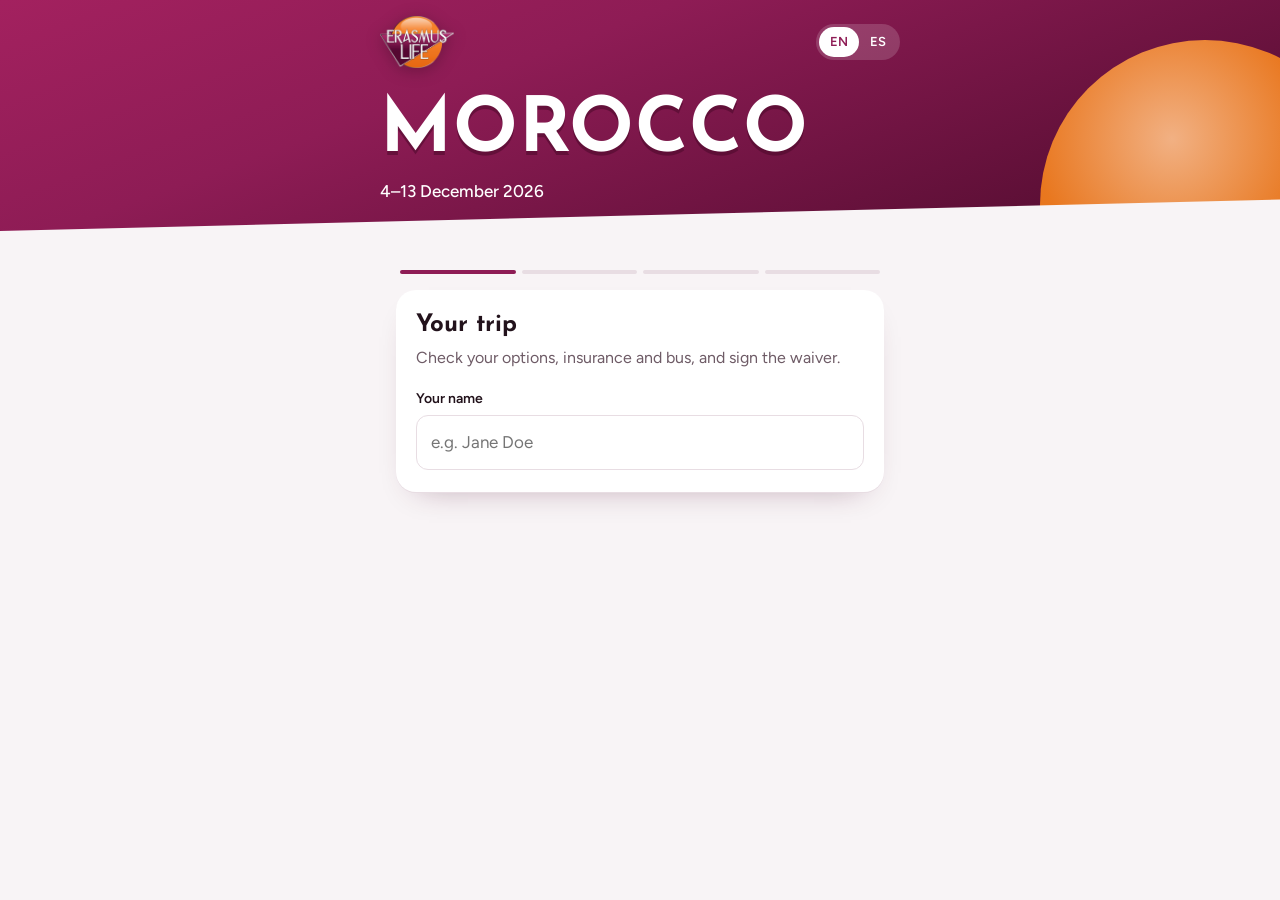
<file: index.html>
<!DOCTYPE html>
<html lang="en">
<head>
<meta charset="utf-8">
<meta name="viewport" content="width=device-width, initial-scale=1, viewport-fit=cover">
<meta name="robots" content="noindex">
<meta name="theme-color" content="#8E1C55">
<title>Erasmus Life · Morocco</title>
<link rel="preconnect" href="https://fonts.googleapis.com">
<link rel="preconnect" href="https://fonts.gstatic.com" crossorigin>
<link href="https://fonts.googleapis.com/css2?family=Josefin+Sans:wght@600;700&family=Figtree:wght@400;500;600&display=swap" rel="stylesheet">
<style>
  :root {
    --plum: #8E1C55; --plum-deep: #4A0A2A; --orange: #F07D1E; --orange-soft: #FFF1E4;
    --mint: #157A55; --mint-soft: #E3F3EC; --ink: #22121B; --muted: #6E5B66; --paper: #F8F4F6;
    --line: #E8DDE3; --white: #fff; --err: #B42318;
    --cobalt: var(--plum); --cobalt-deep: var(--plum-deep); --saffron: var(--orange); --saffron-soft: var(--orange-soft);
    --display: 'Josefin Sans', system-ui, sans-serif; --body: 'Figtree', system-ui, sans-serif;
  }
  * { box-sizing: border-box; }
  html { -webkit-text-size-adjust: 100%; }
  body { margin: 0; background: var(--paper); color: var(--ink); font: 400 16px/1.5 var(--body); }
  button, input { font: inherit; color: inherit; }
  :focus-visible { outline: 3px solid var(--orange); outline-offset: 2px; }

  /* hero: the logo's orange disc rising behind a plum sky */
  .hero { position: relative; overflow: hidden; color: var(--white);
    background: linear-gradient(160deg, #A3215F 0%, var(--plum) 35%, var(--plum-deep) 100%);
    padding: calc(16px + env(safe-area-inset-top)) 20px 44px; }
  .hero::before { content: ""; position: absolute; width: 330px; height: 330px; right: -90px; top: 40px; border-radius: 50%;
    background: radial-gradient(circle at 40% 30%, #F9B987 0%, var(--orange) 45%, #E0650F 100%); opacity: .95; }
  .hero::after { content: ""; position: absolute; left: -10%; right: -10%; bottom: -2px; height: 54px; background: var(--paper);
    clip-path: polygon(0 100%, 0 70%, 100% 0, 100% 100%); }
  .top, .title { position: relative; z-index: 1; }
  .top { display: flex; justify-content: space-between; align-items: center; max-width: 520px; margin: 0 auto; }
  .brand { display: block; width: 74px; height: auto; filter: drop-shadow(0 3px 8px rgba(0,0,0,.25)); }
  .langs { display: flex; background: rgba(255,255,255,.16); border-radius: 999px; padding: 3px; }
  .langs button { border: 0; background: none; color: #fff; padding: 5px 11px; border-radius: 999px; font-size: 13px; font-weight: 600; cursor: pointer; }
  .langs button[aria-pressed="true"] { background: #fff; color: var(--plum); }
  .title { max-width: 520px; margin: 30px auto 0; }
  .title h1 { font: 700 clamp(42px, 13.5vw, 76px)/.9 var(--display); letter-spacing: .01em; text-transform: uppercase; margin: 0;
    text-shadow: 0 4px 0 rgba(74,10,42,.55); }
  .title p { margin: 12px 0 0; font-size: 17px; font-weight: 500; }

  /* content */
  main { max-width: 520px; margin: 0 auto; padding: 0 16px calc(48px + env(safe-area-inset-bottom)); position: relative; }
  .progress { display: flex; gap: 6px; margin: 22px 4px 16px; }
  .progress span { flex: 1; height: 4px; border-radius: 4px; background: var(--line); }
  .progress span.on { background: var(--cobalt); }
  .panel { background: var(--white); border-radius: 20px; padding: 22px 20px; box-shadow: 0 1px 0 var(--line), 0 14px 32px -22px rgba(74,10,42,.45); }
  .panel + .panel { margin-top: 14px; }
  h2 { font: 700 24px/1.15 var(--display); letter-spacing: 0; margin: 0 0 6px; }
  .lead { color: var(--muted); margin: 0 0 18px; }
  .panel > label.f:first-child { margin-top: 0; }
  label.f { display: block; font-weight: 600; font-size: 14px; margin: 16px 0 6px; }
  input[type=text], input[type=date], input[type=search] { width: 100%; padding: 14px; font-size: 17px; border: 1.5px solid var(--line); border-radius: 12px; background: #fff; }
  input:focus { border-color: var(--cobalt); outline: none; box-shadow: 0 0 0 3px rgba(142,28,85,.15); }
  .hint { font-size: 13px; color: var(--muted); margin-top: 6px; }
  .btn { display: block; letter-spacing: .01em; width: 100%; border: 0; border-radius: 14px; padding: 15px 18px; font-weight: 600; font-size: 17px; cursor: pointer; background: var(--cobalt); color: #fff; margin-top: 18px; text-align: center; text-decoration: none; }
  .btn:active { transform: translateY(1px); }
  .btn:disabled { opacity: .55; }
  .btn.ghost { background: transparent; color: var(--cobalt); border: 1.5px solid var(--line); }
  .link { background: none; border: 0; color: var(--cobalt); font-weight: 600; padding: 0; cursor: pointer; text-decoration: underline; text-underline-offset: 3px; }
  .err { color: var(--err); font-size: 14px; margin-top: 10px; min-height: 0; }
  .err:empty { display: none; }

  .results { margin-top: 10px; border-radius: 12px; overflow: hidden; border: 1.5px solid var(--line); }
  .results button { display: block; width: 100%; text-align: left; border: 0; border-bottom: 1px solid var(--line); background: #fff; padding: 14px; font-size: 16px; cursor: pointer; }
  .results button:last-child { border-bottom: 0; }
  .results button:hover { background: var(--paper); }
  .results .empty { padding: 14px; color: var(--muted); font-size: 15px; }

  /* trip */
  .who { font: 700 28px/1.1 var(--display); letter-spacing: 0; margin: 0 0 4px; }
  .facts { display: grid; grid-template-columns: 1fr 1fr; gap: 10px; margin: 16px 0 6px; }
  .fact { background: var(--paper); border-radius: 14px; padding: 12px 14px; }
  .fact small { display: block; color: var(--muted); font-size: 13px; }
  .fact b { display: block; font: 700 18px/1.25 var(--display); margin-top: 2px; }
  .fact.wide { grid-column: 1 / -1; }
  .fact.wide b { font: 600 16px/1.35 var(--body); }
  h3 { font: 700 17px/1.3 var(--display); margin: 22px 0 8px; }
  ul.opts { list-style: none; margin: 0; padding: 0; }
  ul.opts li { display: flex; align-items: center; gap: 12px; padding: 10px 0; border-bottom: 1px solid var(--line); }
  ul.opts li:last-child { border-bottom: 0; }
  .mark { flex: none; width: 26px; height: 26px; border-radius: 50%; display: grid; place-items: center; font-size: 14px; font-weight: 700; }
  .yes .mark { background: var(--mint-soft); color: var(--mint); }
  .no .mark { background: var(--paper); color: #A2A7BA; }
  .no .lbl { color: var(--muted); }
  .lbl em { font-style: normal; color: var(--muted); font-size: 14px; display: block; }
  .note { border-radius: 14px; padding: 14px 16px; margin-top: 12px; font-size: 15px; }
  .note.warn { background: var(--saffron-soft); border-left: 5px solid var(--saffron); }
  .note.ok { background: var(--mint-soft); border-left: 5px solid var(--mint); }
  .note b { display: block; margin-bottom: 2px; }
  .help { text-align: center; margin-top: 18px; font-size: 15px; color: var(--muted); }

  /* waiver */
  .badge { display: inline-block; font-size: 13px; font-weight: 600; padding: 4px 10px; border-radius: 999px; margin-bottom: 12px; }
  .badge.con { background: var(--mint-soft); color: var(--mint); }
  .badge.sin { background: var(--orange-soft); color: #A54B00; }
  .text { max-height: 48vh; overflow: auto; border: 1.5px solid var(--line); border-radius: 14px; padding: 14px 16px; font-size: 14.5px; line-height: 1.55; background: #FCFCFE; }
  .text h4 { font: 700 15px/1.3 var(--display); margin: 0 0 10px; }
  .text p { margin: 0 0 10px; }
  canvas { display: block; width: 100%; height: 170px; border: 1.5px dashed #A9B0C7; border-radius: 14px; background: #fff; touch-action: none; }
  .sigbar { display: flex; justify-content: space-between; align-items: center; margin-top: 6px; font-size: 13px; color: var(--muted); }
  .chk { display: flex; gap: 12px; align-items: flex-start; margin-top: 18px; font-size: 15px; }
  .chk input { width: 22px; height: 22px; margin: 1px 0 0; flex: none; accent-color: var(--cobalt); }

  .done { text-align: center; padding: 30px 20px; }
  .done .seal { width: 76px; height: 76px; margin: 0 auto 14px; border-radius: 50%; background: var(--mint); color: #fff; display: grid; place-items: center; font-size: 38px; }
  [hidden] { display: none !important; }
  @media (prefers-reduced-motion: no-preference) {
    .seal { animation: pop .45s cubic-bezier(.2,1.4,.4,1) both; }
    @keyframes pop { from { transform: scale(.4); opacity: 0; } }
  }
</style>
</head>
<body>
<header class="hero">
  <div class="top">
    <img class="brand" src="logo.png" alt="Erasmus Life">
    <div class="langs" role="group" aria-label="Language">
      <button type="button" data-lang="en">EN</button><button type="button" data-lang="es">ES</button>
    </div>
  </div>
  <div class="title">
    <h1 data-t="heroTitle">Morocco</h1>
    <p id="dates">4–13 December 2026</p>
  </div>
</header>

<main>
  <div class="progress" aria-hidden="true"><span></span><span></span><span></span><span></span></div>

  <!-- 1 search -->
  <section class="panel" id="s1">
    <h2 data-t="findTitle"></h2>
    <p class="lead" data-t="findLead"></p>
    <label class="f" for="q" data-t="nameLabel"></label>
    <input type="search" id="q" autocomplete="off" placeholder="e.g. Jane Doe">
    <div class="results" id="res" hidden></div>
    <div class="err" id="e1"></div>
  </section>

  <!-- 2 verify -->
  <section class="panel" id="s2" hidden>
    <h2 id="hello"></h2>
    <p class="lead" data-t="verifyLead"></p>
    <label class="f" for="pp1" data-t="passportLabel"></label>
    <input type="text" id="pp1" autocomplete="off" autocapitalize="characters" spellcheck="false">
    <div class="hint" data-t="passportHint"></div>
    <div class="err" id="e2"></div>
    <button class="btn" id="vb" data-t="showTrip"></button>
    <p class="help"><button class="link" id="back1" data-t="notYou"></button></p>
  </section>

  <!-- 3 trip -->
  <div id="s3" hidden>
    <section class="panel">
      <p class="who" id="tName"></p>
      <div class="facts">
        <div class="fact"><small data-t="bus"></small><b id="tBus"></b></div>
        <div class="fact"><small data-t="payment"></small><b id="tPay"></b></div>
        <div class="fact wide"><small data-t="departure"></small><b id="tDep"></b></div>
      </div>
      <div id="tBalance"></div>

      <h3 data-t="optionsTitle"></h3>
      <ul class="opts" id="tOpts"></ul>

      <h3 data-t="insuranceTitle"></h3>
      <div id="tIns"></div>

      <p class="help" id="helpRow" hidden><span data-t="wrong"></span> <a class="link" id="waLink" target="_blank" rel="noopener" data-t="contactUs"></a></p>
    </section>

    <section class="panel" id="wPanel">
      <h2 data-t="waiverTitle"></h2>
      <div id="wState"></div>
    </section>
  </div>

  <!-- 4 sign -->
  <div id="s4" hidden>
    <section class="panel">
      <span class="badge" id="badge"></span>
      <h2 data-t="readTitle"></h2>
      <p class="lead" data-t="readLead"></p>
      <div class="text" id="txt" tabindex="0"></div>
    </section>
    <section class="panel">
      <label class="f" for="fn" data-t="fullName"></label>
      <input type="text" id="fn" autocomplete="name">
      <label class="f" for="dob" data-t="dob"></label>
      <input type="date" id="dob">
      <label class="f" for="pp" data-t="passportLabel"></label>
      <input type="text" id="pp" autocomplete="off" autocapitalize="characters" spellcheck="false">
      <label class="f" data-t="signature"></label>
      <canvas id="sig" aria-label="Signature pad"></canvas>
      <div class="sigbar"><span data-t="signHint"></span><button class="link" id="clr" data-t="clear"></button></div>
      <label class="chk"><input type="checkbox" id="acc"><span data-t="accept"></span></label>
      <div class="err" id="e4"></div>
      <button class="btn" id="sb" data-t="signBtn"></button>
      <p class="help"><button class="link" id="back3" data-t="backTrip"></button></p>
    </section>
  </div>

  <!-- 5 done -->
  <section class="panel done" id="s5" hidden>
    <div class="seal">✓</div>
    <h2 data-t="doneTitle"></h2>
    <p class="lead" data-t="doneLead"></p>
    <button class="btn" id="dl5" data-t="dlBtn"></button>
    <p class="help" data-t="dlHelp"></p>
    <div class="err" id="e5"></div>
    <div id="ins5"></div>
    <button class="btn ghost" id="back5" data-t="backTrip"></button>
  </section>
</main>

<script src="config.js?v=4"></script>
<script>
const T = {
  en: {
    heroTitle: 'Morocco', findTitle: 'Your trip', findLead: 'Check your options, insurance and bus, and sign the waiver.',
    nameLabel: 'Your name', noResult: 'No match. Try only your first or last name.',
    hello: n => `Hi ${n}`, verifyLead: 'To protect your details, confirm it’s you.',
    passportLabel: 'Passport number', passportHint: 'The one you gave us in the registration form.',
    showTrip: 'Show my trip', notYou: 'Not you? Search again',
    bus: 'Bus', payment: 'Payment', departure: 'Departure and return',
    paid: 'Paid', due: 'To pay', dueNote: b => `<b>Balance to pay: ${b}</b>Please pay it before departure.`,
    optionsTitle: 'Your options', insuranceTitle: 'Travel insurance',
    opt: { 'Food pack': 'Food pack', 'Mosque': 'Mosque visit', '4X4': '4x4 desert tour', 'SIM card': 'SIM card' },
    notTaken: 'Not included',
    insYes: i => `<b>INNOVAC ${i}</b>You are insured for the trip.`,
    insNo: d => `<b>No travel insurance</b>The European Health Insurance Card is not valid in Morocco. You can still add insurance until ${d}: contact us.`,
    insNoLate: '<b>No travel insurance</b>Medical costs in Morocco will be on you or your own insurance.',
    wrong: 'Something wrong?', contactUs: 'Contact us on WhatsApp',
    waiverTitle: 'Liability waiver',
    wClosed: d => `<p class="lead">The waiver opens on ${d}, once insurance choices are final. Come back with the same link.</p>`,
    wSigned: d => `<div class="note ok"><b>Signed</b>On ${d}. Nothing else to do.</div>`,
    wResign: '<div class="note warn"><b>Please sign again</b>Your insurance changed since you signed.</div>',
    wTodo: '<p class="lead">Every traveller signs it before departure. It takes 2 minutes.</p>',
    signNow: 'Read and sign',
    readTitle: 'Read the waiver', readLead: 'Scroll to the end before signing.',
    con: 'With insurance', sin: 'Without insurance',
    fullName: 'Full name, as on your passport', dob: 'Date of birth', signature: 'Signature',
    signHint: 'Sign with your finger', clear: 'Clear', accept: 'I have read and accept this declaration.',
    signBtn: 'Sign the waiver', backTrip: 'Back to my trip',
    doneTitle: 'Waiver signed', doneLead: 'Thank you. See you on board!',
    dlBtn: 'Download my waiver (PDF)', dlWait: 'Preparing your PDF…', dlHelp: 'Keep a copy on your phone. You can download it again later with your passport number.',
    insBtn: 'Download my insurance summary (PDF)', insHelp: 'Emergency phone numbers, what to do and what is covered. Save it on your phone.',
    err: {
      blocked: 'Too many attempts. Try again in 15 minutes or ask the staff.',
      passport: 'This passport number doesn’t match our records.',
      nodata: 'We don’t have your registration form. Please contact the staff.',
      notfound: 'Booking not found. Please contact the staff.',
      already: 'This waiver is already signed.', closed: 'The waiver is not open yet.',
      expired: 'Your session expired. Search your name again.',
      accept: 'Tick the box to accept.', fullName: 'Type your full name.', dob: 'Enter your date of birth.',
      passport_f: 'Enter your passport number.', signature: 'Sign in the box.', network: 'Connection problem. Try again.',
    },
  },
  es: {
    heroTitle: 'Marruecos', findTitle: 'Tu viaje', findLead: 'Revisa tus opciones, tu seguro y tu bus, y firma el descargo.',
    nameLabel: 'Tu nombre', noResult: 'Sin resultados. Prueba solo con tu nombre o tu apellido.',
    hello: n => `Hola, ${n}`, verifyLead: 'Para proteger tus datos, confirma que eres tú.',
    passportLabel: 'Número de pasaporte', passportHint: 'El que nos diste en el formulario de inscripción.',
    showTrip: 'Ver mi viaje', notYou: '¿No eres tú? Busca de nuevo',
    bus: 'Bus', payment: 'Pago', departure: 'Salida y regreso',
    paid: 'Pagado', due: 'Pendiente', dueNote: b => `<b>Pendiente de pago: ${b}</b>Págalo antes de la salida.`,
    optionsTitle: 'Tus opciones', insuranceTitle: 'Seguro de viaje',
    opt: { 'Food pack': 'Pack de comidas', 'Mosque': 'Visita a la mezquita', '4X4': 'Excursión 4x4 por el desierto', 'SIM card': 'Tarjeta SIM' },
    notTaken: 'No incluido',
    insYes: i => `<b>INNOVAC ${i}</b>Estás asegurado/a durante el viaje.`,
    insNo: d => `<b>Sin seguro de viaje</b>La Tarjeta Sanitaria Europea no sirve en Marruecos. Aún puedes contratar el seguro hasta el ${d}: contáctanos.`,
    insNoLate: '<b>Sin seguro de viaje</b>Los gastos médicos en Marruecos correrán de tu cuenta o de tu propio seguro.',
    wrong: '¿Algo no cuadra?', contactUs: 'Escríbenos por WhatsApp',
    waiverTitle: 'Descargo de responsabilidad',
    wClosed: d => `<p class="lead">El descargo se abre el ${d}, cuando los seguros estén cerrados. Vuelve con el mismo enlace.</p>`,
    wSigned: d => `<div class="note ok"><b>Firmado</b>El ${d}. No tienes que hacer nada más.</div>`,
    wResign: '<div class="note warn"><b>Vuelve a firmar</b>Tu seguro ha cambiado desde que firmaste.</div>',
    wTodo: '<p class="lead">Todos los viajeros lo firman antes de salir. Son 2 minutos.</p>',
    signNow: 'Leer y firmar',
    readTitle: 'Lee el descargo', readLead: 'Desplázate hasta el final antes de firmar.',
    con: 'Con seguro', sin: 'Sin seguro',
    fullName: 'Nombre completo, como en el pasaporte', dob: 'Fecha de nacimiento', signature: 'Firma',
    signHint: 'Firma con el dedo', clear: 'Borrar', accept: 'He leído y acepto esta declaración.',
    signBtn: 'Firmar el descargo', backTrip: 'Volver a mi viaje',
    doneTitle: 'Descargo firmado', doneLead: 'Gracias. ¡Nos vemos en el bus!',
    dlBtn: 'Descargar mi descargo (PDF)', dlWait: 'Preparando tu PDF…', dlHelp: 'Guarda una copia en tu móvil. Puedes volver a descargarlo más tarde con tu número de pasaporte.',
    insBtn: 'Descargar el resumen de mi seguro (PDF)', insHelp: 'Teléfonos de urgencia, qué hacer y qué cubre. Guárdalo en tu móvil.',
    err: {
      blocked: 'Demasiados intentos. Vuelve a probar en 15 minutos o pregunta al staff.',
      passport: 'Este número de pasaporte no coincide con nuestros datos.',
      nodata: 'No tenemos tu formulario de inscripción. Contacta con el staff.',
      notfound: 'Reserva no encontrada. Contacta con el staff.',
      already: 'Este descargo ya está firmado.', closed: 'El descargo aún no está abierto.',
      expired: 'Tu sesión ha caducado. Busca tu nombre otra vez.',
      accept: 'Marca la casilla para aceptar.', fullName: 'Escribe tu nombre completo.', dob: 'Indica tu fecha de nacimiento.',
      passport_f: 'Indica tu número de pasaporte.', signature: 'Firma en el recuadro.', network: 'Problema de conexión. Inténtalo de nuevo.',
    },
  },
};

const $ = id => document.getElementById(id);
let L = (navigator.language || 'en').toLowerCase().startsWith('es') ? 'es' : 'en';
let CFG = {}, ENR = null, NAME = '', DATA = null, TOKEN = null, step = 1, drawn = 0, timer = null, seq = 0;

function t(k) { return T[L][k]; }
function fmtDate(iso) { // 2026-11-26 → 26 November / 26 de noviembre
  const d = new Date(iso + 'T12:00:00');
  return d.toLocaleDateString(L === 'es' ? 'es-ES' : 'en-GB', { day: 'numeric', month: 'long' });
}
function errMsg(code, extra) { return (T[L].err[code] || code) + (extra || ''); }

function applyLang() {
  document.documentElement.lang = L;
  document.querySelectorAll('[data-t]').forEach(el => { const v = t(el.dataset.t); if (typeof v === 'string') el.textContent = v; });
  document.querySelectorAll('.langs button').forEach(b => b.setAttribute('aria-pressed', String(b.dataset.lang === L)));
  if (NAME) $('hello').textContent = t('hello')(NAME.split(' ')[0]);
  renderDates();
  if (DATA) { renderTrip(); renderWaiverText(); }
}
document.querySelectorAll('.langs button').forEach(b => b.onclick = () => { L = b.dataset.lang; applyLang(); });

function show(n) {
  step = n;
  ['s1','s2','s3','s4','s5'].forEach((id, i) => $(id).hidden = i + 1 !== n);
  const bars = document.querySelectorAll('.progress span');
  const level = { 1: 1, 2: 2, 3: 3, 4: 4, 5: 4 }[n];
  bars.forEach((b, i) => b.classList.toggle('on', i < level));
  window.scrollTo({ top: 0 });
}

api('config').then(c => {
  CFG = c;
  renderDates();
}).catch(() => {});
function renderDates() {
  const m = String(CFG.dates || '').match(/(\d+)\/(\d+)\/(\d+).*?(\d+)\/(\d+)\/(\d+)/);
  if (!m) return;
  const month = new Date(m[6] + '-' + m[5] + '-01T12:00').toLocaleDateString(L === 'es' ? 'es-ES' : 'en-GB', { month: 'long' });
  $('dates').textContent = L === 'es' ? `Del ${+m[1]} al ${+m[4]} de ${month} de ${m[6]}` : `${+m[1]}–${+m[4]} ${month} ${m[6]}`;
}

/* 1 · search */
$('q').addEventListener('input', () => {
  clearTimeout(timer); $('e1').textContent = '';
  const q = $('q').value;
  if (q.trim().length < 3) { $('res').hidden = true; return; }
  timer = setTimeout(async () => {
    const my = ++seq;
    try {
      const r = await api('search', { q });
      if (my !== seq) return;
      const box = $('res'); box.hidden = false;
      box.innerHTML = r.results.length
        ? r.results.map(p => `<button type="button" data-enr="${esc(p.enr)}" data-n="${esc(p.name)}">${esc(p.name)}</button>`).join('')
        : `<div class="empty">${esc(t('noResult'))}</div>`;
      box.querySelectorAll('button').forEach(b => b.onclick = () => pick(b.dataset.enr, b.dataset.n));
    } catch (e) { $('e1').textContent = errMsg('network'); }
  }, 300);
});

function pick(enr, name) {
  ENR = enr; NAME = name;
  $('hello').textContent = t('hello')(name.split(' ')[0]);
  $('pp1').value = ''; $('e2').textContent = '';
  show(2); $('pp1').focus();
}
function restart() { ENR = null; NAME = ''; DATA = null; TOKEN = null; LAST_PDF = null; $('q').value = ''; $('res').hidden = true; show(1); }
$('back1').onclick = restart;

/* 2 · verify */
async function verify() {
  $('e2').textContent = '';
  if ($('pp1').value.trim().length < 5) { $('e2').textContent = errMsg('passport_f'); return; }
  $('vb').disabled = true;
  try {
    const r = await api('verify', { enr: ENR, passport: $('pp1').value });
    if (!r.ok) {
      const left = r.error === 'passport' && r.left >= 0 ? ` (${r.left})` : '';
      $('e2').textContent = errMsg(r.error, left); return;
    }
    DATA = r; TOKEN = r.token; LAST_PDF = null;
    renderTrip(); show(3);
  } catch (e) { $('e2').textContent = errMsg('network'); }
  finally { $('vb').disabled = false; }
}
$('vb').onclick = verify;
$('pp1').addEventListener('keydown', e => { if (e.key === 'Enter') verify(); });

/* 3 · trip */
function renderTrip() {
  const tr = DATA.trip, s = DATA.signing;
  $('tName').textContent = tr.name;
  $('tBus').textContent = tr.bus ? tr.bus.replace(/^bus\s*/i, '') : '—';
  $('tPay').textContent = tr.paid ? t('paid') + ' ✓' : t('due');
  $('tDep').textContent = tr.departure || '—';
  $('tBalance').innerHTML = tr.balance ? `<div class="note warn">${t('dueNote')(esc(tr.balance))}</div>` : '';
  $('tOpts').innerHTML = tr.options.map(o =>
    `<li class="${o.taken ? 'yes' : 'no'}"><span class="mark">${o.taken ? '✓' : '–'}</span>
     <span class="lbl">${esc(t('opt')[o.key] || o.key)}${o.taken ? '' : `<em>${esc(t('notTaken'))}</em>`}</span></li>`).join('');
  $('tIns').innerHTML = tr.insurances.length
    ? `<div class="note ok">${t('insYes')(esc(tr.insurances.join(' + ')))}</div>`
    : `<div class="note warn">${tr.insuranceStillPossible ? t('insNo')(fmtDate(tr.insuranceDeadline)) : t('insNoLate')}</div>`;
  if (CFG.contact) {
    const msg = encodeURIComponent(`Hi! ${tr.name} – Morocco trip: `);
    $('waLink').href = `https://wa.me/${CFG.contact}?text=${msg}`;
    $('helpRow').hidden = false;
  }
  let w;
  if (s.signedAt && !s.needsResign) w = t('wSigned')(esc(s.signedAt)) + `<button class="btn ghost" id="dl3">${esc(t('dlBtn'))}</button><div class="err" id="e3dl"></div>` + insuranceLinks();
  else if (!s.open) w = t('wClosed')(L === 'es' ? esc(CFG.opensEs || '') : esc(CFG.opensEn || ''));
  else w = (s.needsResign ? t('wResign') : t('wTodo')) + `<button class="btn" id="goSign">${esc(t('signNow'))}</button>`;
  $('wState').innerHTML = w;
  $('ins5').innerHTML = insuranceLinks();
  const g = $('goSign'); if (g) g.onclick = openSign;
  const d = $('dl3'); if (d) d.onclick = () => downloadWaiver(d, 'e3dl');
}

/* insurance summary (no personal data) – shown once the waiver is signed */
const INS_PDF = { Basic: 'insurance-basic.pdf', Student: 'insurance-student.pdf' };
function insuranceLinks() {
  const files = (DATA.trip.insurances || []).map(i => INS_PDF[i]).filter(Boolean);
  if (!files.length) return '';
  return files.map(f => `<a class="btn ghost" href="${f}?v=1" target="_blank" rel="noopener" download>${esc(t('insBtn'))}</a>`).join('')
    + `<p class="help">${esc(t('insHelp'))}</p>`;
}

/* the participant's copy of the signed PDF */
let LAST_PDF = null;
function savePdf(b64, name) {
  const bin = atob(b64), bytes = new Uint8Array(bin.length);
  for (let i = 0; i < bin.length; i++) bytes[i] = bin.charCodeAt(i);
  const url = URL.createObjectURL(new Blob([bytes], { type: 'application/pdf' }));
  const a = document.createElement('a');
  a.href = url; a.download = name || 'waiver.pdf'; document.body.appendChild(a); a.click(); a.remove();
  setTimeout(() => URL.revokeObjectURL(url), 60000);
}
async function downloadWaiver(btn, errId) {
  $(errId).textContent = '';
  if (LAST_PDF) { savePdf(LAST_PDF.pdf, LAST_PDF.fileName); return; }
  btn.disabled = true; const label = btn.textContent; btn.textContent = t('dlWait');
  try {
    const r = await api('download', { token: TOKEN });
    if (r.ok) { LAST_PDF = r; savePdf(r.pdf, r.fileName); }
    else { $(errId).textContent = errMsg(r.error); if (r.error === 'expired') setTimeout(restart, 2500); }
  } catch (e) { $(errId).textContent = errMsg('network'); }
  finally { btn.disabled = false; btn.textContent = label; }
}
$('dl5').onclick = () => downloadWaiver($('dl5'), 'e5');

/* 4 · sign */
function renderWaiverText() {
  const s = DATA.signing, tx = s.texts[L];
  $('badge').className = 'badge ' + (s.version === 'CON' ? 'con' : 'sin');
  $('badge').textContent = s.version === 'CON' ? t('con') : t('sin');
  $('txt').innerHTML = '<h4>' + esc(tx.title) + '</h4>' + tx.paragraphs.map(p => '<p>' + esc(p) + '</p>').join('');
}
function openSign() {
  renderWaiverText();
  $('dob').value = DATA.signing.prefill.dob || '';
  $('pp').value = DATA.signing.prefill.passport || '';
  $('e4').textContent = ''; $('acc').checked = false;
  show(4); setTimeout(initSig, 60);
}
$('back3').onclick = () => show(3);
$('back5').onclick = () => show(3);

let ctx, drawing = false;
function initSig() {
  const c = $('sig'), r = Math.min(window.devicePixelRatio || 1, 2);
  c.width = c.clientWidth * r; c.height = c.clientHeight * r;
  ctx = c.getContext('2d'); ctx.scale(r, r);
  ctx.fillStyle = '#fff'; ctx.fillRect(0, 0, c.width, c.height);
  ctx.lineWidth = 2.4; ctx.lineCap = 'round'; ctx.lineJoin = 'round'; ctx.strokeStyle = '#171A2B'; drawn = 0;
  const pos = e => { const b = c.getBoundingClientRect(); return [e.clientX - b.left, e.clientY - b.top]; };
  c.onpointerdown = e => { drawing = true; c.setPointerCapture(e.pointerId); const [x, y] = pos(e); ctx.beginPath(); ctx.moveTo(x, y); };
  c.onpointermove = e => { if (!drawing) return; const [x, y] = pos(e); ctx.lineTo(x, y); ctx.stroke(); drawn++; };
  c.onpointerup = c.onpointercancel = () => { drawing = false; };
}
$('clr').onclick = initSig;

$('sb').onclick = async () => {
  $('e4').textContent = '';
  const form = { fullName: $('fn').value, dob: $('dob').value, passport: $('pp').value, accept: $('acc').checked,
    lang: L, signature: $('sig').toDataURL('image/png') };
  if (!form.fullName.trim()) { $('e4').textContent = errMsg('fullName'); return; }
  if (drawn < 15) { $('e4').textContent = errMsg('signature'); return; }
  if (!form.accept) { $('e4').textContent = errMsg('accept'); return; }
  $('sb').disabled = true;
  try {
    const r = await api('submit', { token: TOKEN, form });
    if (r.ok) {
      DATA.signing.signedAt = r.signedAt; DATA.signing.needsResign = false;
      if (r.pdf) LAST_PDF = { pdf: r.pdf, fileName: r.fileName };
      renderTrip(); show(5); return;
    }
    $('e4').textContent = errMsg(r.error === 'passport' ? 'passport_f' : r.error);
    if (r.error === 'expired') setTimeout(restart, 2500);
  } catch (e) { $('e4').textContent = errMsg('network'); }
  finally { $('sb').disabled = false; }
};

applyLang(); show(1);
</script>
</body>
</html>
</file>
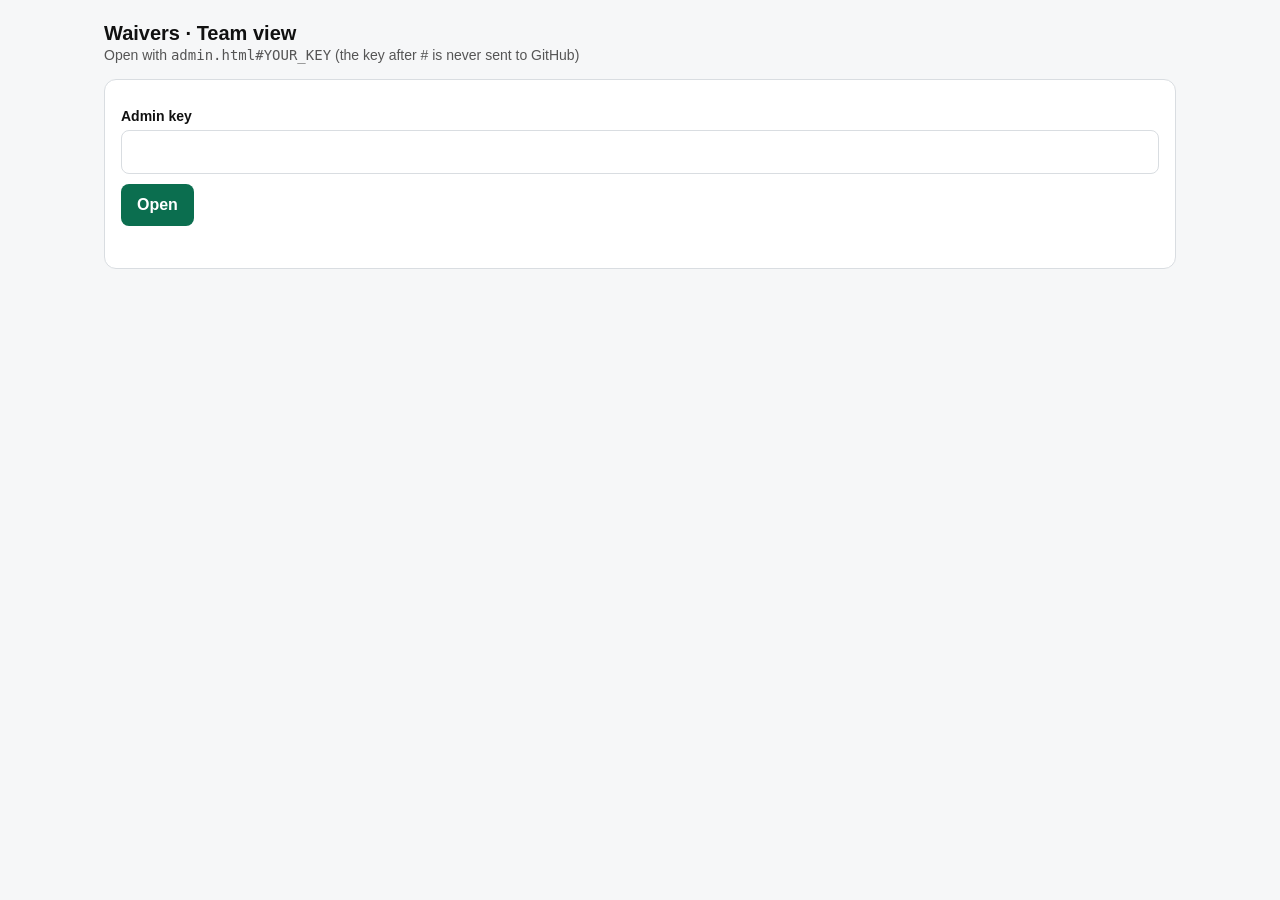
<file: admin.html>
<!DOCTYPE html>
<html lang="en">
<head>
<meta charset="utf-8">
<meta name="viewport" content="width=device-width, initial-scale=1">
<meta name="robots" content="noindex">
<title>Waivers · Team view</title>
<link rel="stylesheet" href="style.css?v=3">
</head>
<body>
<div class="wrap wide">
  <h1>Waivers · Team view</h1>
  <div class="sub">Open with <code>admin.html#YOUR_KEY</code> (the key after # is never sent to GitHub)</div>
  <div class="card hidden" id="login">
    <label for="k">Admin key</label>
    <input type="password" id="k">
    <button style="margin-top:10px" onclick="useKey($('k').value)">Open</button>
    <div class="err" id="le"></div>
  </div>
  <div id="main" class="hidden">
    <div class="row" style="margin-bottom:12px;flex-wrap:wrap">
      <input type="text" id="af" placeholder="Filter by name…" style="max-width:280px">
      <select id="as" style="max-width:200px">
        <option value="">All</option><option>NOT SIGNED</option><option>SIGNED</option><option value="RE-SIGN">RE-SIGN</option>
      </select>
      <button onclick="load()">Refresh</button>
    </div>
    <div class="stats" id="stats"></div>
    <div style="overflow:auto"><table><thead><tr>
      <th>#</th><th>Name</th><th>Insurance now</th><th>Status</th><th>Signed at</th><th>Verified by</th><th>PDF</th><th></th>
    </tr></thead><tbody id="atb"></tbody></table></div>
  </div>
</div>
<script src="config.js?v=3"></script>
<script>
  const $ = id => document.getElementById(id);
  let KEY = '', ROWS = [];
  function useKey(k) { KEY = (k || '').trim(); load(); }
  async function load() {
    try {
      const r = await api('adminList', { key: KEY });
      if (r.error) throw new Error(r.error);
      ROWS = r.rows; $('login').classList.add('hidden'); $('main').classList.remove('hidden'); render();
    } catch (e) { $('main').classList.add('hidden'); $('login').classList.remove('hidden'); $('le').textContent = KEY ? 'Wrong key or server error.' : ''; }
  }
  function render() {
    const f = $('af').value.toLowerCase(), s = $('as').value;
    const n = st => ROWS.filter(r => r.status.indexOf(st) === 0).length;
    $('stats').innerHTML =
      `<div class="stat"><b>${ROWS.length}</b>participants</div><div class="stat"><b class="s-ok">${n('SIGNED')}</b>signed</div>` +
      `<div class="stat"><b class="s-no">${n('NOT SIGNED')}</b>not signed</div><div class="stat"><b class="s-warn">${n('RE-SIGN')}</b>to re-sign</div>` +
      `<div class="stat"><b>${ROWS.filter(r => !r.hasPhone).length}</b>no passport on file</div>`;
    const list = ROWS.filter(r => (!f || r.name.toLowerCase().includes(f)) && (!s || r.status.indexOf(s) === 0));
    $('atb').innerHTML = list.map(r => {
      const cls = r.status === 'SIGNED' ? 's-ok' : r.status === 'NOT SIGNED' ? 's-no' : 's-warn';
      return `<tr><td>${esc(r.enr)}</td><td>${esc(r.name)}</td><td>${r.version === 'CON' ? esc(r.insurances) : '—'}</td>` +
        `<td class="${cls}">${esc(r.status)}</td><td>${esc(r.signedAt)}</td><td>${r.signedAt ? esc(r.verified) : (r.hasPhone ? '' : 'no form')}</td>` +
        `<td>${r.pdf ? `<a href="${esc(r.pdf)}" target="_blank" rel="noopener">PDF</a>` : ''}</td>` +
        `<td>${r.signedAt ? `<button class="sec" style="padding:5px 9px;font-size:12px" data-enr="${esc(r.enr)}" data-n="${esc(r.name)}">Reset</button>` : ''}</td></tr>`;
    }).join('') || '<tr><td colspan="8">No result</td></tr>';
    $('atb').querySelectorAll('button[data-enr]').forEach(b => b.onclick = () => reset(b.dataset.enr, b.dataset.n));
  }
  async function reset(enr, name) {
    if (!confirm('Cancel the signature of ' + name + '? They will be able to sign again.')) return;
    try { await api('adminReset', { key: KEY, enr }); load(); } catch (e) { alert('Error'); }
  }
  $('af').oninput = render; $('as').onchange = render;
  useKey(decodeURIComponent(location.hash.slice(1)));
</script>
</body>
</html>
</file>
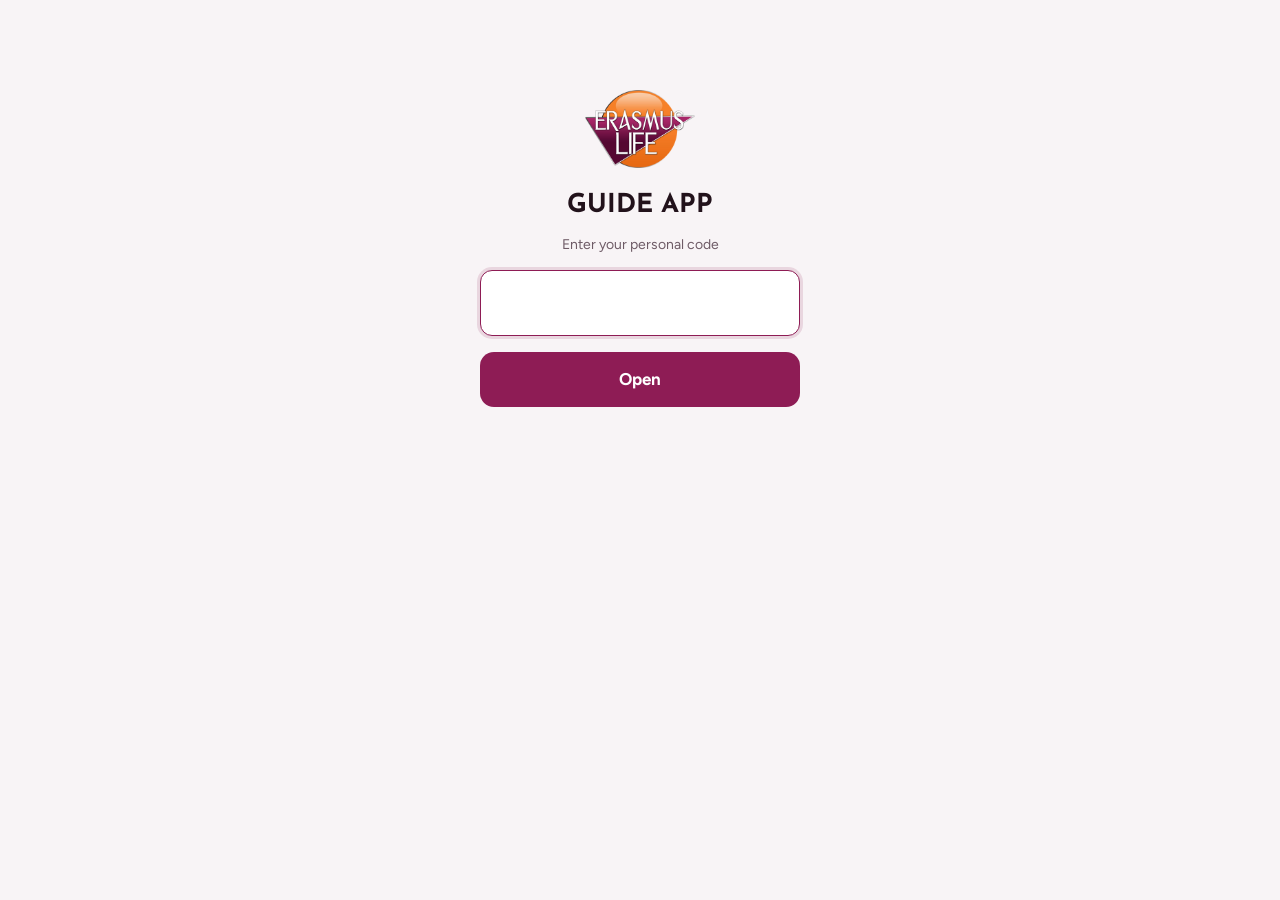
<file: guide.html>
<!DOCTYPE html>
<html lang="en">
<head>
<meta charset="utf-8">
<meta name="viewport" content="width=device-width, initial-scale=1, viewport-fit=cover">
<meta name="robots" content="noindex">
<meta name="theme-color" content="#4A0A2A">
<link rel="manifest" href="manifest.json">
<link rel="apple-touch-icon" href="icon-192.png">
<title>ELV Trip</title>
<meta name="apple-mobile-web-app-title" content="ELV Trip">
<meta name="application-name" content="ELV Trip">
<link rel="preconnect" href="https://fonts.googleapis.com">
<link rel="preconnect" href="https://fonts.gstatic.com" crossorigin>
<link href="https://fonts.googleapis.com/css2?family=Josefin+Sans:wght@600;700&family=Figtree:wght@400;500;600;700&display=swap" rel="stylesheet">
<style>
  :root { --plum:#8E1C55; --deep:#4A0A2A; --orange:#F07D1E; --osoft:#FFF1E4; --obrown:#6B3200; --green:#157A55; --gsoft:#E3F3EC; --gtext:#0F5E41;
    --red:#7A1A1A; --rsoft:#FDECEC; --ink:#22121B; --muted:#6E5B66; --paper:#F8F4F6; --line:#E8DDE3; --display:'Josefin Sans',system-ui,sans-serif; --body:'Figtree',system-ui,sans-serif; }
  * { box-sizing: border-box; }
  html { -webkit-text-size-adjust: 100%; }
  body { margin: 0; background: var(--paper); color: var(--ink); font: 400 16px/1.45 var(--body); min-height: 100vh; display: flex; flex-direction: column; }
  button, input { font: inherit; color: inherit; }
  :focus-visible { outline: 3px solid var(--orange); outline-offset: 2px; }
  [hidden] { display: none !important; }
  header { position: sticky; top: 0; z-index: 5; background: var(--deep); color: #fff; padding: calc(12px + env(safe-area-inset-top)) 16px 10px; }
  .hrow { display: flex; justify-content: space-between; align-items: center; gap: 10px; max-width: 640px; margin: 0 auto; }
  .htitle { font: 700 20px/1.1 var(--display); text-transform: uppercase; letter-spacing: .01em; }
  .hsub { font-size: 13px; opacity: .85; }
  .seg { display: flex; background: rgba(255,255,255,.16); border-radius: 999px; padding: 3px; }
  .seg button { border: 0; background: none; color: #fff; padding: 5px 11px; border-radius: 999px; font-size: 13px; font-weight: 700; cursor: pointer; }
  .seg button[aria-pressed="true"] { background: #fff; color: var(--deep); }
  .sync { max-width: 640px; margin: 8px auto 0; border-radius: 10px; padding: 6px 10px; font-size: 13px; display: flex; gap: 8px; align-items: center; }
  .sync.off { background: rgba(240,125,30,.25); }
  .sync.pend { background: rgba(255,255,255,.12); }
  main { flex: 1; width: 100%; max-width: 640px; margin: 0 auto; padding: 14px 14px 110px; }
  nav.tabs { position: fixed; left: 0; right: 0; bottom: 0; z-index: 5; background: #fff; border-top: 1px solid var(--line); display: grid; grid-template-columns: repeat(4, minmax(0, 1fr)); padding: 6px 6px calc(10px + env(safe-area-inset-bottom)); }
  nav.tabs button { border: 0; background: none; display: flex; flex-direction: column; align-items: center; gap: 2px; padding: 6px 0; font-size: 12px; font-weight: 600; color: var(--muted); cursor: pointer; }
  nav.tabs button[aria-current="page"] { color: var(--plum); }
  .card { background: #fff; border-radius: 18px; padding: 14px 16px; }
  .card + .card, .stack > * + * { margin-top: 10px; }
  h2 { font: 700 20px/1.2 var(--display); margin: 4px 2px 10px; }
  .lbl { display: block; font-size: 13px; font-weight: 600; margin: 14px 2px 6px; }
  input[type=text], input[type=search], input[type=date], input[type=tel], input[inputmode] { width: 100%; padding: 12px 14px; font-size: 16px; border: 1.5px solid var(--line); border-radius: 12px; background: #fff; }
  input:focus { border-color: var(--plum); outline: none; box-shadow: 0 0 0 3px rgba(142,28,85,.14); }
  .pills { display: flex; flex-wrap: wrap; gap: 6px; }
  .pill { border: 1.5px solid var(--line); background: #fff; border-radius: 999px; padding: 8px 13px; font-size: 14px; font-weight: 600; cursor: pointer; }
  .pill[aria-pressed="true"] { background: var(--plum); border-color: var(--plum); color: #fff; }
  .busseg { display: grid; grid-auto-flow: column; grid-auto-columns: 1fr; background: #EDE3E8; border-radius: 14px; padding: 4px; margin-bottom: 10px; }
  .busseg button { border: 0; background: none; border-radius: 10px; padding: 9px 6px; font-size: 14px; font-weight: 600; color: var(--muted); cursor: pointer; }
  .busseg button[aria-pressed="true"] { background: #fff; color: var(--ink); font-weight: 700; }
  .trav { background: #fff; border-radius: 16px; padding: 12px 14px; margin-top: 8px; }
  .trow { display: flex; justify-content: space-between; align-items: center; gap: 10px; }
  .tname { font-weight: 700; }
  .chips { display: flex; flex-wrap: wrap; gap: 5px; margin-top: 7px; }
  .chip { font-size: 12.5px; font-weight: 600; border-radius: 8px; padding: 3px 8px; }
  .chip.b { background: var(--gsoft); color: var(--gtext); }
  .chip.x { background: #E4EEFB; color: #1D4F91; }
  .chip.p { background: #EDE3E8; color: var(--muted); }
  .chip.n { background: var(--rsoft); color: var(--red); }
  .addbtn { flex: none; width: 42px; height: 42px; border-radius: 12px; border: 0; background: var(--plum); color: #fff; display: grid; place-items: center; cursor: pointer; }
  .btn { display: block; width: 100%; border: 0; border-radius: 14px; padding: 15px; font-size: 17px; font-weight: 700; background: var(--plum); color: #fff; cursor: pointer; margin-top: 16px; }
  .btn.ghost { background: #fff; color: var(--plum); border: 1.5px solid var(--line); }
  .btn.green { background: #fff; color: var(--gtext); border: 1.5px solid var(--green); }
  .btn:disabled { opacity: .5; }
  .grid2 { display: grid; grid-template-columns: repeat(2, minmax(0, 1fr)); gap: 8px; }
  .opt { text-align: left; border: 1.5px solid var(--line); background: #fff; border-radius: 14px; padding: 12px; cursor: pointer; }
  .opt[aria-pressed="true"] { border: 2px solid var(--plum); background: #F7E8F0; }
  .opt b { display: block; } .opt span { font-size: 14px; color: var(--muted); }
  .big { font: 700 38px/1.1 var(--display); color: var(--plum); }
  .box { border-radius: 12px; padding: 10px 12px; }
  .box.in { background: var(--gsoft); color: var(--gtext); } .box.out { background: var(--rsoft); color: var(--red); }
  .box b { display: block; font-size: 19px; }
  .entry { display: flex; justify-content: space-between; gap: 10px; padding: 11px 0; border-top: 1px solid var(--line); align-items: center; }
  .entry:first-child { border-top: 0; }
  .entry small { display: block; color: var(--muted); font-size: 12.5px; }
  .entry .amt { font-weight: 700; white-space: nowrap; text-align: right; }
  .entry.cx { color: #A0909A; } .entry.cx .t, .entry.cx .amt { text-decoration: line-through; }
  .link { background: none; border: 0; color: var(--plum); font-weight: 600; text-decoration: underline; text-underline-offset: 3px; cursor: pointer; padding: 4px 0; font-size: 13px; }
  table { width: 100%; border-collapse: collapse; font-size: 15px; }
  th { text-align: right; font-size: 12.5px; color: var(--muted); font-weight: 600; padding: 4px 0 6px; }
  th:first-child, td:first-child { text-align: left; }
  td { padding: 7px 0; border-top: 1px solid var(--line); text-align: right; }
  .muted { color: var(--muted); font-size: 14px; }
  .err { color: #B42318; font-size: 14px; margin-top: 8px; }
  .toast { position: fixed; left: 50%; bottom: 96px; transform: translateX(-50%); background: var(--ink); color: #fff; padding: 10px 16px; border-radius: 12px; font-size: 15px; z-index: 9; }
  .login { max-width: 360px; margin: 10vh auto 0; text-align: center; padding: 0 20px; }
  .login img { width: 110px; }
  .login h1 { font: 700 26px/1.2 var(--display); text-transform: uppercase; margin: 16px 0 6px; }
  .pin { text-align: center; font-size: 28px !important; letter-spacing: .3em; font-weight: 700; }
  .picked { display: flex; justify-content: space-between; align-items: center; border: 1.5px solid var(--plum); border-radius: 14px; padding: 10px 14px; background: #fff; }
  .results { border: 1.5px solid var(--line); border-radius: 12px; overflow: hidden; margin-top: 6px; background: #fff; }
  .results button { display: block; width: 100%; text-align: left; border: 0; border-top: 1px solid var(--line); background: #fff; padding: 12px 14px; cursor: pointer; }
  .results button:first-child { border-top: 0; }
  nav.tabs { grid-template-columns: repeat(5, minmax(0, 1fr)); }
  .legend { background: #fff; border-radius: 14px; padding: 10px 12px; margin-bottom: 10px; font-size: 13px; }
  .legend .chips { margin-top: 6px; }
  .sec { font-size: 13px; font-weight: 700; color: var(--muted); margin: 16px 4px 6px; }
  .lrow { display: flex; align-items: center; gap: 12px; width: 100%; text-align: left; background: #fff; border: 0; border-radius: 16px; padding: 13px 14px; margin-top: 8px; cursor: pointer; }
  .lrow .nm { font-weight: 700; } .lrow .sub { font-size: 13px; color: var(--muted); }
  .bar { height: 6px; border-radius: 9px; background: #EDE3E8; margin-top: 7px; overflow: hidden; }
  .bar i { display: block; height: 100%; background: var(--green); border-radius: 9px; }
  .go { margin-left: auto; color: var(--muted); font-size: 22px; }
  .counter { display: flex; gap: 8px; margin: 6px 0 10px; } .counter .box { flex: 1; border: 0; text-align: left; cursor: pointer; font: inherit; }
  .prow { display: flex; align-items: center; gap: 10px; background: #fff; border-radius: 14px; padding: 10px 12px; margin-top: 6px; }
  .prow .nm { font-weight: 700; font-size: 15px; } .prow.here { background: #F3FAF6; }
  .check { flex: none; margin-left: auto; width: 46px; height: 46px; border-radius: 50%; border: 2px solid var(--line); display: grid; place-items: center; background: #fff; cursor: pointer; }
  .here .check { background: var(--green); border-color: var(--green); }
  .gb { font-size: 12px; font-weight: 700; background: #EDE3E8; border-radius: 7px; padding: 2px 7px; }
  .gseg { display: flex; gap: 4px; margin-left: auto; flex: none; }
  .gseg button { width: 38px; height: 38px; border-radius: 10px; border: 1.5px solid var(--line); background: #fff; font-weight: 700; cursor: pointer; }
  .gseg button[aria-pressed="true"] { background: var(--plum); border-color: var(--plum); color: #fff; }
  .toggle { display: flex; align-items: center; justify-content: space-between; width: 100%; background: #fff; border: 0; border-radius: 14px; padding: 10px 12px; margin: 8px 0 2px; font-weight: 600; font-size: 14px; cursor: pointer; }
  .sw { width: 42px; height: 24px; border-radius: 99px; background: #D9CCD3; position: relative; flex: none; }
  .sw::after { content: ''; position: absolute; left: 3px; top: 3px; width: 18px; height: 18px; border-radius: 50%; background: #fff; }
  .sw.on { background: var(--plum); } .sw.on::after { left: auto; right: 3px; }
  .tally { display: grid; grid-template-columns: repeat(2, minmax(0, 1fr)); gap: 6px; margin-bottom: 6px; }
  .tally div { background: #fff; border-radius: 12px; padding: 8px 10px; font-size: 14px; } .tally b { font-size: 17px; }
  .back { background: none; border: 0; font-size: 14px; font-weight: 600; color: var(--plum); margin: 0 2px 4px; padding: 4px 0; cursor: pointer; }
  .chip.d, .dep { background: #EFE6F7; color: #4B2A7A; }
  .dep { font-size: 13px; font-weight: 700; border-radius: 9px; padding: 6px 10px; border: 0; margin-left: auto; cursor: pointer; }
  .amts { display: flex; gap: 6px; margin-left: auto; flex: none; }
  .amts button { border: 1.5px solid var(--line); border-radius: 10px; padding: 8px 10px; font-weight: 700; font-size: 14px; background: #fff; cursor: pointer; }
  .okb { margin-left: auto; flex: none; border: 1.5px solid var(--green); color: var(--gtext); border-radius: 10px; padding: 8px 12px; font-weight: 700; font-size: 14px; background: #fff; cursor: pointer; }
  .okb.owe { border-color: var(--red); color: var(--red); }
  .done { margin-left: auto; flex: none; text-align: right; color: var(--gtext); font-weight: 700; font-size: 14px; }
  .kept { background: var(--rsoft); color: var(--red); border-radius: 12px; padding: 10px 12px; font-size: 14px; margin-top: 8px; }
  .hline { display: flex; justify-content: space-between; gap: 10px; padding: 10px 0; border-top: 1px solid var(--line); font-size: 14px; }
  .hline:first-child { border-top: 0; }
  .note { font-size: 12.5px; color: var(--muted); text-align: center; margin-top: 12px; }
</style>
</head>
<body>

<div id="loginView" class="login" hidden>
  <img src="logo.png" alt="Erasmus Life">
  <h1>Guide app</h1>
  <p class="muted">Enter your personal code</p>
  <input id="pinIn" class="pin" type="tel" inputmode="numeric" maxlength="6" autocomplete="off" aria-label="Personal code">
  <button class="btn" id="loginBtn">Open</button>
  <div class="err" id="loginErr"></div>
</div>

<div id="appView" hidden style="display:contents">
  <header>
    <div class="hrow">
      <div><div class="htitle" id="hTitle"></div><div class="hsub" id="hSub"></div></div>
      <div class="seg" id="curSeg" role="group" aria-label="Currency"></div>
    </div>
    <div class="sync" id="sync" hidden></div>
  </header>
  <main id="main"></main>
  <nav class="tabs" aria-label="Sections">
    <button data-tab="trav"><svg width="22" height="22" viewBox="0 0 24 24" fill="none" stroke="currentColor" stroke-width="2" stroke-linecap="round" stroke-linejoin="round" aria-hidden="true"><rect x="4" y="3" width="16" height="15" rx="3"/><path d="M4 11h16M8 21v-3M16 21v-3"/></svg>Travellers</button>
    <button data-tab="add"><svg width="22" height="22" viewBox="0 0 24 24" fill="none" stroke="currentColor" stroke-width="2" stroke-linecap="round" aria-hidden="true"><path d="M12 5v14M5 12h14"/></svg>Add extra</button>
    <button data-tab="lists"><svg width="22" height="22" viewBox="0 0 24 24" fill="none" stroke="currentColor" stroke-width="2" stroke-linecap="round" stroke-linejoin="round" aria-hidden="true"><path d="M9 6h11M9 12h11M9 18h11"/><path d="M3.5 6l1.2 1.2L7 5M3.5 12l1.2 1.2L7 11M3.5 18l1.2 1.2L7 17"/></svg>Lists</button>
    <button data-tab="cash"><svg width="22" height="22" viewBox="0 0 24 24" fill="none" stroke="currentColor" stroke-width="2" stroke-linecap="round" stroke-linejoin="round" aria-hidden="true"><rect x="3" y="6" width="18" height="12" rx="2"/><circle cx="12" cy="12" r="2.5"/></svg>Cash</button>
    <button data-tab="tot"><svg width="22" height="22" viewBox="0 0 24 24" fill="none" stroke="currentColor" stroke-width="2" stroke-linecap="round" stroke-linejoin="round" aria-hidden="true"><path d="M4 20V10M10 20V4M16 20v-7M22 20H2"/></svg>Totals</button>
  </nav>
</div>
<div class="toast" id="toast" hidden></div>

<script src="config.js?v=5"></script>
<script src="app-core.js?v=3"></script>
<script>
const $ = id => document.getElementById(id);
const store = {
  get(k, d) { try { const v = localStorage.getItem(k); return v ? JSON.parse(v) : d; } catch (e) { return d; } },
  set(k, v) { try { localStorage.setItem(k, JSON.stringify(v)); } catch (e) {} },
  del(k) { try { localStorage.removeItem(k); } catch (e) {} },
};
const S = { pin: store.get('g_pin', ''), data: null, queue: [], tab: 'trav', busView: null, cur: 'EUR', q: '', filter: '',
  add: { t: null, extra: null, choice: '', day: Core.today(), q: '' }, money: null, totDay: '', syncing: false, online: navigator.onLine,
  D: { step: 0, miss: false, form: null }, att: {}, aq: [], L: { date: Core.today(), list: null, grp: 0, miss: false, edit: false, ng: 2 } };

function toast(msg) { const t = $('toast'); t.textContent = msg; t.hidden = false; clearTimeout(toast.t); toast.t = setTimeout(() => t.hidden = true, 2200); }
function m(eur) { return Core.money(eur, S.data.trip, S.cur); }
function mine(e) { return String(e.bus) === String(S.data.session.bus); }

/* ---------- login & data ---------- */
async function login(pin) {
  $('loginErr').textContent = '';
  try {
    const r = await api('g_login', { pin });
    if (!r.ok) { $('loginErr').textContent = r.error === 'pin' ? 'Wrong code.' : r.error === 'blocked' ? 'Too many tries, wait 10 minutes.' : 'This trip is closed.'; return; }
    S.pin = pin; store.set('g_pin', pin); start();
  } catch (e) { $('loginErr').textContent = 'No connection. You need internet the first time.'; }
}
function logout() { if (!confirm('Log out? Entries not yet synced stay on this phone.')) return; store.del('g_pin'); S.pin = ''; location.reload(); }

function start() {
  S.data = store.get('g_data_' + S.pin, null);
  S.queue = store.get('g_queue_' + S.pin, []);
  S.att = store.get('g_att_' + S.pin, {}); S.aq = store.get('g_aq_' + S.pin, []);
  $('loginView').hidden = true; $('appView').hidden = false;
  if (S.data) { initView(); render(); } else $('main').innerHTML = '<div class="card muted">Loading your trip…</div>';
  refresh();
}
function initView() {
  if (!S.busView) S.busView = String(S.data.session.bus);
  const t = S.data.trip;
  $('hTitle').textContent = t.name + ' · Bus ' + S.data.session.bus;
  $('hSub').textContent = S.data.session.guide + (t.dates ? ' · ' + t.dates : '');
  $('curSeg').innerHTML = t.localCur && t.rate ? ['EUR', t.localCur].map(c =>
    `<button data-cur="${c}" aria-pressed="${S.cur === c}">${c === 'EUR' ? '€' : esc(c)}</button>`).join('') : '';
}
async function refresh() {
  await sync();
  try {
    const r = await api('g_data', { pin: S.pin });
    if (!r.ok) { if (/pin|inactive/.test(r.error)) { store.del('g_pin'); location.reload(); } return; }
    S.data = r; store.set('g_data_' + S.pin, r); S.online = true; mergeAtt(r.attend);
    initView(); render();
  } catch (e) { S.online = false; renderSync(); if (!S.data) $('main').innerHTML = '<div class="card">No connection and no saved data yet. Open the app once with internet.</div>'; }
}

/* ---------- offline queue ---------- */
function saveQueue() { store.set('g_queue_' + S.pin, S.queue); renderSync(); }
function queueAdd(entry) { S.queue.push({ op: 'add', entry }); saveQueue(); render(); sync(); }
function queueCancel(id) {
  const i = S.queue.findIndex(o => o.op === 'add' && o.entry.id === id);
  if (i >= 0) S.queue.splice(i, 1); else S.queue.push({ op: 'cancel', id });
  saveQueue(); render(); sync();
}
async function sync() {
  if (S.syncing || (!S.queue.length && !S.aq.length)) return;
  S.syncing = true;
  try {
    const adds = S.queue.filter(o => o.op === 'add').map(o => o.entry);
    if (adds.length) {
      const r = await api('g_add', { pin: S.pin, entries: adds });
      if (r.ok) S.queue = S.queue.filter(o => !(o.op === 'add' && r.saved.indexOf(o.entry.id) >= 0));
    }
    for (const o of S.queue.filter(o => o.op === 'cancel')) {
      const r = await api('g_cancel', { pin: S.pin, id: o.id });
      if (r.ok || r.error === 'not found' || r.error === 'not yours') S.queue = S.queue.filter(x => x !== o);
    }
    if (S.aq.length) {
      const sent = S.aq.slice(0, 500).map(k => { const p = k.split('|'), a = S.att[k] || {}; return { k, d: p[0], l: p[1], t: p[2], n: a.n || '', p: a.p ? 1 : 0, g: a.g || 0, ts: a.ts }; });
      const r = await api('g_marks', { pin: S.pin, marks: sent });
      if (r.ok) { sent.forEach(m => { if (S.att[m.k] && S.att[m.k].ts === m.ts) S.aq = S.aq.filter(k => k !== m.k); }); saveAtt(); }
    }
    S.online = true; saveQueue();
    const r = await api('g_data', { pin: S.pin });
    if (r.ok) { S.data = r; store.set('g_data_' + S.pin, r); mergeAtt(r.attend); render(); }
  } catch (e) { S.online = false; renderSync(); }
  finally { S.syncing = false; }
}
window.addEventListener('online', () => { S.online = true; sync(); refresh(); });
window.addEventListener('offline', () => { S.online = false; renderSync(); });
setInterval(() => { if (S.pin) sync(); }, 30000);

/** Server entries + entries still waiting on this phone. */
function entries() {
  const cancels = S.queue.filter(o => o.op === 'cancel').map(o => o.id);
  const server = (S.data ? S.data.entries : []).map(e => cancels.indexOf(e.id) >= 0 ? Object.assign({}, e, { status: 'CANCELLED', pending: true }) : e);
  const local = S.queue.filter(o => o.op === 'add').map(o => Object.assign({}, o.entry, { pending: true }));
  return server.concat(local);
}

/* ---------- render ---------- */
function renderSync() {
  const el = $('sync'), n = S.queue.length, k = S.aq.length;
  const what = [n ? n + ' entr' + (n > 1 ? 'ies' : 'y') : '', k ? k + ' tick' + (k > 1 ? 's' : '') : ''].filter(Boolean).join(' + ');
  if (!S.online) { el.hidden = false; el.className = 'sync off'; el.textContent = 'No network' + (what ? ' · ' + what + ' will sync later' : ' · showing saved data'); }
  else if (what) { el.hidden = false; el.className = 'sync pend'; el.textContent = 'Syncing ' + what + '…'; }
  else el.hidden = true;
}
function render() {
  if (!S.data) return;
  renderSync();
  document.querySelectorAll('nav.tabs button').forEach(b => b.setAttribute('aria-current', b.dataset.tab === S.tab ? 'page' : 'false'));
  $('main').innerHTML = { trav: vTrav, add: vAdd, lists: vLists, cash: vCash, tot: vTot }[S.tab]();
  if (S.tab === 'add' && S.add.focus) { const i = $('addQ'); if (i) { i.focus(); i.setSelectionRange(i.value.length, i.value.length); } S.add.focus = false; }
  if (S.D.focus) { const i = $(S.D.focus === true ? 'dQ' : S.D.focus); if (i) { i.focus(); i.setSelectionRange(i.value.length, i.value.length); } S.D.focus = false; }
  if (S.tab === 'trav' && S.focusSearch) { const i = $('tq'); if (i) { i.focus(); i.setSelectionRange(i.value.length, i.value.length); } S.focusSearch = false; }
}

function extrasOf(id, all) {
  return all.filter(e => e.type === 'SALE' && e.status !== 'CANCELLED' && String(e.travellerId) === String(id));
}
function busSeg() {
  const bs = S.data.trip.buses;
  if (bs.length < 2) return '';
  return '<div class="busseg" role="group" aria-label="Bus">' + bs.map(b =>
    `<button data-bus="${esc(b.bus)}" aria-pressed="${S.busView === b.bus}">Bus ${esc(b.bus)}${b.bus === String(S.data.session.bus) ? ' · You' : b.guide ? ' · ' + esc(b.guide) : ''}</button>`).join('') + '</div>';
}

function vTrav() {
  const all = entries(), t = S.data.trip;
  const inBus = S.data.travellers.filter(x => x.bus === S.busView || (t.buses.length < 2));
  const q = S.q.trim().toLowerCase();
  const K = v => String(v || '').trim().toLowerCase();
  const has = (x, ex, f) => x.options.some(o => K(o) === K(f)) || ex.some(e => K(e.extra) === K(f));
  const list = inBus.filter(x => (!q || x.name.toLowerCase().indexOf(q) >= 0) && (!S.filter || has(x, extrasOf(x.id, all), S.filter)))
    .sort((a, b) => a.name.localeCompare(b.name));
  const count = f => inBus.filter(x => has(x, extrasOf(x.id, all), f)).length;
  const seen = {};
  const filters = t.optionCols.concat(t.extras.map(x => x.name))
    .filter(f => !seen[K(f)] && (seen[K(f)] = true))
    .filter(f => count(f) > 0 || K(S.filter) === K(f));
  const own = S.busView === String(S.data.session.bus) || t.buses.length < 2;
  const dst = t.deposit ? Core.depState(all) : null;
  const depChip = id => { const p = dst && dst.per[id]; if (!p) return '';
    const txt = p.ret ? (+p.ret.eur < 0 ? 'Deposit · paid ' + m(-p.ret.eur) + ' extra' : 'Deposit given back') : p.gave ? 'Deposit ' + m(p.gave) + (p.kept ? ' · ' + m(p.kept) + ' kept' : '') : 'Deposit · ' + m(p.kept) + ' kept';
    return `<span class="chip d">${esc(txt)}</span>`; };
  return busSeg() +
    `<div class="legend"><b>Colours</b><div class="chips"><span class="chip b">Booked at office</span><span class="chip x">Sold in bus (cash)</span><span class="chip p">Waiting to send</span><span class="chip n">Not bought</span>${t.deposit ? '<span class="chip d">Deposit</span>' : ''}</div></div>` +
    `<label class="lbl" for="tq" style="margin-top:0">Search</label><input id="tq" type="search" placeholder="Name" value="${esc(S.q)}" autocomplete="off">` +
    `<div class="pills" style="margin-top:10px"><button class="pill" data-filter="" aria-pressed="${!S.filter}">All ${inBus.length}</button>` +
    filters.map(f => `<button class="pill" data-filter="${esc(f)}" aria-pressed="${K(S.filter) === K(f)}">${esc(f)} · ${count(f)}</button>`).join('') + '</div>' +
    (list.length ? list.map(x => {
      const ex = extrasOf(x.id, all);
      return `<div class="trav"><div class="trow"><div class="tname">${esc(x.name)}</div>` +
        (own ? `<button class="addbtn" data-addfor="${esc(x.id)}" aria-label="Add an extra for ${esc(x.name)}"><svg width="18" height="18" viewBox="0 0 24 24" fill="none" stroke="#fff" stroke-width="2.6" stroke-linecap="round" aria-hidden="true"><path d="M12 5v14M5 12h14"/></svg></button>` : '') + '</div>' +
        `<div class="chips">${t.optionCols.map(o => x.options.indexOf(o) >= 0
          ? `<span class="chip b">${esc(o)}${x.detail && x.detail[o] ? ' · ' + esc(x.detail[o]) : ''}</span>`
          : ex.some(e => K(e.extra) === K(o)) ? '' : `<span class="chip n">No ${esc(o)}</span>`).join('')}` +
        ex.map(e => `<span class="chip ${e.pending ? 'p' : 'x'}">${esc(e.extra)}${e.choice ? ' · ' + esc(e.choice) : ''}${e.day ? ' · ' + esc(Core.dayLabel(e.day)) : ''}</span>`).join('') +
        depChip(x.id) + '</div></div>';
    }).join('') : '<div class="card muted" style="margin-top:10px">Nobody matches.</div>');
}

/* ---------- attendance lists ---------- */
const LK = v => String(v || '').trim().toLowerCase();
const NO_LIST = /seguro|insurance|sim/i;
function saveAtt() { store.set('g_att_' + S.pin, S.att); store.set('g_aq_' + S.pin, S.aq); }
function mergeAtt(list) {
  (list || []).forEach(m => {
    const k = m.d + '|' + m.l + '|' + m.t, cur = S.att[k];
    if (S.aq.indexOf(k) >= 0) return;
    if (!cur || (m.ts || 0) >= (cur.ts || 0)) S.att[k] = { p: m.p, g: m.g, ts: m.ts, n: cur && cur.n };
  });
  saveAtt();
}
let markTimer = null;
function setMark(list, x, patch) {
  const k = S.L.date + '|' + list + '|' + x.id, cur = S.att[k] || { p: 0, g: 0 };
  S.att[k] = Object.assign({}, cur, patch, { n: x.name, ts: Date.now() });
  if (S.aq.indexOf(k) < 0) S.aq.push(k);
  saveAtt(); render();
  clearTimeout(markTimer); markTimer = setTimeout(sync, 2500);
}
function markOf(list, x) { return S.att[S.L.date + '|' + list + '|' + x.id] || { p: 0, g: 0 }; }
/** Lists available on a day: booked options, then extras sold, with the travellers of my bus in each. */
function listsFor(date) {
  const t = S.data.trip, all = entries(), out = [], seen = {};
  const mineT = S.data.travellers.filter(x => x.bus === String(S.data.session.bus) || t.buses.length < 2);
  const add = (label, booked) => {
    if (seen[LK(label)] || NO_LIST.test(label)) return; seen[LK(label)] = 1;
    const members = [];
    mineT.forEach(x => {
      const has = x.options.some(o => LK(o) === LK(label));
      const sales = extrasOf(x.id, all).filter(e => LK(e.extra) === LK(label) && (!e.day || e.day === date));
      if (has || sales.length) members.push({ x, choice: sales.map(e => e.choice).filter(Boolean).join(' + ') || (x.detail && x.detail[label]) || '' });
    });
    if (members.length) out.push({ label, booked, members: members.sort((a, b) => a.x.name.localeCompare(b.x.name)) });
  };
  t.optionCols.forEach(o => add(o, true));
  t.extras.forEach(x => add(x.name, false));
  return out;
}
function listDays() {
  const set = {}, base = new Date(Core.today() + 'T12:00:00');
  for (let i = -2; i <= 1; i++) { const d = new Date(base); d.setDate(d.getDate() + i); set[d.toISOString().slice(0, 10)] = 1; }
  Object.keys(S.att).forEach(k => { set[k.slice(0, 10)] = 1; });
  set[S.L.date] = 1;
  return Object.keys(set).sort();
}
function vLists() {
  const L = S.L, lists = listsFor(L.date);
  if (L.list === '__dep' && S.data.trip.deposit) return vDep();
  const cur = L.list && lists.find(z => z.label === L.list);
  if (cur) return L.edit ? vGroups(cur) : vList(cur);
  L.list = null;
  const days = listDays();
  let h = '';
  if (S.data.trip.deposit) {
    const st = Core.depState(entries().filter(mine)), mt = myTravellers(), paid = mt.filter(x => st.per[x.id] && st.per[x.id].gave > 0).length;
    h += `<button class="lrow" data-lopen="__dep" style="margin:0 0 10px"><div style="flex:1"><div class="nm">Deposits</div><div class="sub">${paid} of ${mt.length} paid · ${m(mt.reduce((a, x) => a + (st.per[x.id] ? st.per[x.id].gave : 0), 0))}${st.open ? ' · at ' + esc(st.open.name) : ''}</div><div class="bar"><i style="width:${mt.length ? Math.round(paid / mt.length * 100) : 0}%"></i></div></div><span class="go" aria-hidden="true">›</span></button>`;
  }
  h += '<div class="pills">' + days.map(d => `<button class="pill" data-ldate="${d}" aria-pressed="${L.date === d}">${esc(Core.dayLabel(d))}${d === Core.today() ? ' · today' : ''}</button>`).join('') + '</div>';
  const row = z => { const n = z.members.filter(m => markOf(z.label, m.x).p).length, gs = new Set(z.members.map(m => markOf(z.label, m.x).g).filter(Boolean)).size;
    return `<button class="lrow" data-lopen="${esc(z.label)}"><div style="flex:1"><div class="nm">${esc(z.label)}</div><div class="sub">${n} of ${z.members.length} checked${gs ? ' · ' + gs + ' group' + (gs > 1 ? 's' : '') : ''}</div><div class="bar"><i style="width:${Math.round(n / z.members.length * 100)}%"></i></div></div><span class="go" aria-hidden="true">›</span></button>`; };
  const bk = lists.filter(z => z.booked), sd = lists.filter(z => !z.booked);
  if (bk.length) h += '<div class="sec">Booked at the office</div>' + bk.map(row).join('');
  if (sd.length) h += '<div class="sec">Sold in the bus</div>' + sd.map(row).join('');
  if (!lists.length) h += '<div class="card muted" style="margin-top:10px">No list for this day.</div>';
  return h + '<p class="note">Lists show your bus only. They work without network and are saved online when you have signal.</p>';
}
function vList(z) {
  const L = S.L, ms = z.members, food = /lunch|dinner|breakfast|food|meal/i.test(z.label);
  const word = food ? ['ate', 'not yet'] : ['here', 'missing'];
  const ng = Math.max(0, ...ms.map(m => markOf(z.label, m.x).g || 0));
  if (L.grp > ng) L.grp = 0;
  const inG = ms.filter(m => !L.grp || (L.grp === -1 ? !markOf(z.label, m.x).g : markOf(z.label, m.x).g === L.grp));
  const here = inG.filter(m => markOf(z.label, m.x).p).length;
  const shown = L.miss ? inG.filter(m => !markOf(z.label, m.x).p) : inG;
  let h = `<button class="back" data-lback="1">‹ All lists</button><h2 style="margin-top:0">${esc(z.label)} · ${esc(Core.dayLabel(L.date))}</h2>` +
    `<div class="counter"><div class="box in"><b>${here} ${word[0]}</b>of ${inG.length}</div><button class="box out" data-act="lmiss"><b>${inG.length - here} ${word[1]}</b>${L.miss ? 'show everyone' : 'tap to see who'}</button></div>`;
  const choices = {};
  inG.forEach(m => { if (m.choice) m.choice.split(' + ').forEach(c => { choices[c] = choices[c] || [0, 0]; choices[c][0]++; if (markOf(z.label, m.x).p) choices[c][1]++; }); });
  if (Object.keys(choices).length > 1 || food && Object.keys(choices).length) h += '<div class="tally">' + Object.keys(choices).sort().map(c => `<div>${esc(c)} <b>${choices[c][0]}</b> · ${choices[c][1]} ${word[0]}</div>`).join('') + '</div>';
  if (ng) {
    const cnt = g => ms.filter(m => (markOf(z.label, m.x).g || 0) === g);
    h += `<div class="pills"><button class="pill" data-lgrp="0" aria-pressed="${!L.grp}">All ${ms.length}</button>` +
      Array.from({ length: ng }, (_, i) => i + 1).map(g => { const c = cnt(g); return `<button class="pill" data-lgrp="${g}" aria-pressed="${L.grp === g}">Group ${g} · ${c.filter(m => markOf(z.label, m.x).p).length}/${c.length}</button>`; }).join('') +
      (cnt(0).length ? `<button class="pill" data-lgrp="-1" aria-pressed="${L.grp === -1}">No group · ${cnt(0).length}</button>` : '') + '</div>';
  }
  h += `<button class="toggle" data-act="lmiss">Show ${word[1] === 'missing' ? 'missing' : 'not eaten'} only <span class="sw ${L.miss ? 'on' : ''}"></span></button>`;
  h += shown.map(m => { const mk = markOf(z.label, m.x);
    return `<div class="prow ${mk.p ? 'here' : ''}"><div><div class="nm">${esc(m.x.name)}</div>${m.choice || (mk.g && !L.grp) ? '<div class="chips" style="margin-top:3px">' + (m.choice ? `<span class="chip x">${esc(m.choice)}</span>` : '') + (mk.g && !L.grp ? `<span class="gb">G${mk.g}</span>` : '') + '</div>' : ''}</div>` +
      `<button class="check" data-lmark="${esc(m.x.id)}" aria-pressed="${!!mk.p}" aria-label="${esc(m.x.name)} ${mk.p ? word[0] : word[1]}">${mk.p ? '<svg width="22" height="22" viewBox="0 0 24 24" fill="none" stroke="#fff" stroke-width="3" stroke-linecap="round" stroke-linejoin="round" aria-hidden="true"><path d="M5 12.5l4.5 4.5L19 7.5"/></svg>' : ''}</button></div>`; }).join('');
  if (!shown.length) h += `<div class="card muted" style="margin-top:8px">${L.miss ? 'Nobody ' + word[1] + '.' : 'Nobody in this group.'}</div>`;
  h += `<button class="btn ghost" data-act="ledit">${ng ? 'Change groups' : 'Make groups'}</button>`;
  if (ms.some(m => markOf(z.label, m.x).p)) h += `<p class="note"><button class="link" data-act="lreset">Untick everyone in this list</button></p>`;
  return h;
}
function vGroups(z) {
  const L = S.L, ms = z.members;
  const ng = Math.max(L.ng, ...ms.map(m => markOf(z.label, m.x).g || 0));
  const gs = Array.from({ length: ng }, (_, i) => i + 1);
  return `<button class="back" data-act="ledone">‹ ${esc(z.label)} · ${esc(Core.dayLabel(L.date))}</button><h2 style="margin-top:0">Make groups</h2>` +
    `<div class="pills">${gs.map(g => `<span class="pill">Group ${g} · ${ms.filter(m => markOf(z.label, m.x).g === g).length}</span>`).join('')}<button class="pill" data-act="laddg">+ Add a group</button></div>` +
    `<p class="muted" style="margin:10px 2px 4px">Tap a number to put the person in that group. Tap it again to remove.</p>` +
    ms.map(m => { const g = markOf(z.label, m.x).g || 0;
      return `<div class="prow"><div><div class="nm">${esc(m.x.name)}</div>${m.choice ? `<span class="chip x">${esc(m.choice)}</span>` : ''}</div><div class="gseg">${gs.map(n => `<button data-lset="${esc(m.x.id)}" data-g="${n}" aria-pressed="${g === n}">${n}</button>`).join('')}</div></div>`; }).join('') +
    `<button class="btn" data-act="ledone">Done</button>`;
}

/* ---------- deposits ---------- */
function myTravellers() {
  const t = S.data.trip;
  return S.data.travellers.filter(x => x.bus === String(S.data.session.bus) || t.buses.length < 2).sort((a, b) => a.name.localeCompare(b.name));
}
function depEntry(type, f) {
  return Object.assign({ id: Core.uid(), created: nowIso(), type, currency: 'EUR', bus: S.data.session.bus, guide: S.data.session.guide, status: 'OK' }, f);
}
function vDep() {
  const t = S.data.trip, D = S.D, st = Core.depState(entries().filter(mine)), mt = myTravellers();
  if (D.form) return vDepForm(st);
  const P = id => st.per[id] || { gave: 0, kept: 0, ret: null, inIds: [], keptWhy: [] };
  let h = `<button class="back" data-lback="1">‹ All lists</button><h2 style="margin-top:0">Deposits</h2>` +
    '<div class="busseg" role="group" aria-label="Step">' + ['1 · Collect', '2 · Hotels', '3 · Give back'].map((l, i) => `<button data-dstep="${i}" aria-pressed="${D.step === i}">${l}</button>`).join('') + '</div>';
  if (D.step === 0) {
    const paid = mt.filter(x => P(x.id).gave > 0), total = paid.reduce((a, x) => a + P(x.id).gave, 0);
    const shown = D.miss ? mt.filter(x => !P(x.id).gave) : mt;
    h += `<div class="counter"><div class="box in"><b>${m(total)}</b>${paid.length} of ${mt.length} paid</div><button class="box out" data-act="dmiss"><b>${mt.length - paid.length} missing</b>${D.miss ? 'show everyone' : 'tap to see who'}</button></div>` +
      `<p class="muted" style="margin:4px 2px">Usual deposit: ${m(t.deposit)}. Tap what the person really gave.</p>` +
      shown.map(x => { const p = P(x.id);
        return `<div class="prow"><div class="nm">${esc(x.name)}</div>` + (p.gave ? `<button class="dep" data-dundo="${esc(x.id)}" aria-label="${esc(x.name)} gave ${m(p.gave)}, tap to undo">${m(p.gave)}</button>`
          : `<div class="amts">${(t.depositAmounts && t.depositAmounts.length ? t.depositAmounts : [t.deposit]).map(v => `<button data-dgive="${esc(x.id)}" data-amt="${v}">${m(v)}</button>`).join('')}<button data-dgive="${esc(x.id)}" data-amt="other">Other</button></div>`) + '</div>'; }).join('') +
      (shown.length ? '<p class="note">Tap a paid amount to undo it.</p>' : '<div class="card muted" style="margin-top:8px">Everybody paid.</div>');
  }
  if (D.step === 1) {
    h += `<div class="grid2"><div class="box in">In your pocket<b>${m(st.pocket)}</b></div><div class="box" style="background:#EFE6F7;color:#4B2A7A">At the hotel<b>${m(st.atHotel)}</b>${st.open ? '<small>' + esc(st.open.name) + '</small>' : ''}</div></div>`;
    if (st.hotels.length) h += '<div class="card" style="margin-top:10px">' + st.hotels.map(x => {
      const diff = x.back ? (+x.back.eur || 0) - (+x.out.eur || 0) : 0;
      return `<div class="hline"><div><b>${esc(Core.dayLabel(String(x.out.created).slice(0, 10)))} · ${esc(x.name)}</b><br><span class="muted">Given ${m(x.out.eur)} · ${x.back ? 'got back ' + m(x.back.eur) : 'not back yet'}</span></div>` +
        (x.back ? (diff ? `<b style="color:var(--red)">−${m(-diff)}</b>` : '<span class="muted">✓</span>') : '<span class="muted">at hotel</span>') + '</div>'; }).join('') + '</div>';
    const kept = entries().filter(mine).filter(e => e.type === 'DEP_KEPT' && e.status !== 'CANCELLED');
    if (kept.length) h += '<div class="kept"><b>Kept by hotels</b>' + kept.map(e => `<br>${esc(e.traveller)} · ${m(e.eur)}${e.description ? ' · ' + esc(e.description) : ''}`).join('') + '</div>';
    h += st.open ? `<button class="btn" data-act="dback">Got the deposits back from ${esc(st.open.name)}</button>`
      : `<button class="btn" data-act="dhotel" ${st.pocket > 0 ? '' : 'disabled'}>Give deposits to a hotel</button>`;
  }
  if (D.step === 2) {
    const rows = mt.filter(x => P(x.id).gave || P(x.id).kept);
    const open = rows.filter(x => !P(x.id).ret), toGive = open.reduce((a, x) => a + Math.max(0, P(x.id).gave - P(x.id).kept), 0);
    const owes = open.reduce((a, x) => a + Math.max(0, P(x.id).kept - P(x.id).gave), 0);
    h += `<div class="counter"><div class="box in"><b>${rows.length - open.length} done</b>of ${rows.length}</div><div class="box out"><b>${m(toGive)} to give</b>${open.length} ${open.length === 1 ? 'person' : 'people'} left${owes ? ' · ' + m(owes) + ' owed to you' : ''}</div></div>`;
    if (st.open) h += `<div class="kept">The deposits are still at ${esc(st.open.name)}. Get them back first (step 2).</div>`;
    h += rows.map(x => { const p = P(x.id), due = Math.round((p.gave - p.kept) * 100) / 100;
      const sub = 'gave ' + m(p.gave) + (p.kept ? ' · ' + m(p.kept) + ' kept' + (p.keptWhy.length ? ' (' + p.keptWhy.join(', ') + ')' : '') : '');
      const act = p.ret ? `<div class="done">✓ ${+p.ret.eur < 0 ? 'Paid ' + m(-p.ret.eur) : +p.ret.eur ? 'Given back' : 'Done'}<br><button class="link" data-dunret="${esc(x.id)}">Undo</button></div>`
        : `<button class="okb ${due < 0 ? 'owe' : ''}" data-dret="${esc(x.id)}">${due > 0 ? 'Give ' + m(due) : due < 0 ? 'Owes ' + m(-due) : 'Nothing to give'}</button>`;
      return `<div class="prow"><div><div class="nm">${esc(x.name)}</div><span class="muted" style="font-size:13px">${esc(sub)}</span></div>${act}</div>`; }).join('');
    if (!rows.length) h += '<div class="card muted">No deposits collected yet.</div>';
  }
  return h;
}
function vDepForm(st) {
  const F = S.D.form;
  if (F.kind === 'hotel') return `<button class="back" data-act="dclose">‹ Hotels</button><h2 style="margin-top:0">Give deposits to a hotel</h2><div class="card">` +
    `<label class="lbl" for="dName" style="margin-top:0">Hotel</label><input id="dName" type="text" value="${esc(F.name)}" placeholder="Hotel name">` +
    `<label class="lbl" for="dAmt">Amount given</label><input id="dAmt" inputmode="decimal" value="${esc(F.amount)}" style="font-size:22px;font-weight:700">` +
    `<div class="muted" style="margin:6px 2px 0">You have ${m(st.pocket)} of deposits.</div><div class="err" id="dErr"></div><button class="btn" data-act="dsave">Save</button></div>`;
  const given = +st.open.out.eur || 0, back = parseFloat(String(F.amount).replace(',', '.')), kept = isNaN(back) ? 0 : Math.round((given - back) * 100) / 100;
  let h = `<button class="back" data-act="dclose">‹ Hotels</button><h2 style="margin-top:0">Got back from ${esc(st.open.name)}</h2><div class="card">` +
    `<label class="lbl" for="dAmt" style="margin-top:0">Amount you got back</label><input id="dAmt" inputmode="decimal" value="${esc(F.amount)}" style="font-size:22px;font-weight:700">` +
    `<div class="muted" style="margin:6px 2px 0">You gave ${m(given)}.</div>`;
  if (kept > 0) {
    const sum = F.kept.reduce((a, k) => a + (parseFloat(String(k.amt).replace(',', '.')) || 0), 0);
    h += `<div class="kept">The hotel kept <b>${m(kept)}</b>. Who is it for?${F.kept.length ? ' Split so far: ' + m(sum) : ''}</div>` +
      `<label class="lbl" for="dWhy">Reason</label><input id="dWhy" type="text" value="${esc(F.why)}" placeholder="e.g. Broken lamp, room 12">` +
      '<span class="lbl">Charged to</span>' + F.kept.map((k, i) => { const x = S.data.travellers.find(z => String(z.id) === String(k.tid));
        return `<div class="prow" style="background:var(--paper)"><div class="nm">${esc(x ? x.name : k.tid)}</div><div class="amts"><input data-kamt="${i}" inputmode="decimal" value="${esc(k.amt)}" style="width:80px;padding:8px"><button data-kdel="${i}" aria-label="Remove">✕</button></div></div>`; }).join('');
    const q = F.q.trim().toLowerCase(), res = q.length >= 2 ? myTravellers().filter(z => z.name.toLowerCase().indexOf(q) >= 0 && !F.kept.some(k => String(k.tid) === String(z.id))).slice(0, 5) : [];
    h += `<input id="dQ" type="search" placeholder="+ Add a person (type a name)" value="${esc(F.q)}" autocomplete="off" style="margin-top:8px">` +
      (res.length ? '<div class="results">' + res.map(z => `<button data-kadd="${esc(z.id)}">${esc(z.name)}</button>`).join('') + '</div>' : '');
  } else if (kept < 0) h += '<div class="err">That is more than you gave.</div>';
  return h + '<div class="err" id="dErr"></div><button class="btn" data-act="dsave">Save</button></div>';
}
function keepDep() {
  const F = S.D.form; if (!F) return;
  if ($('dName')) F.name = $('dName').value;
  if ($('dAmt')) F.amount = $('dAmt').value;
  if ($('dWhy')) F.why = $('dWhy').value;
  document.querySelectorAll('[data-kamt]').forEach(i => { F.kept[+i.dataset.kamt].amt = i.value; });
}
function saveDep() {
  keepDep();
  const F = S.D.form, st = Core.depState(entries().filter(mine)), num = v => Math.round(parseFloat(String(v).replace(',', '.')) * 100) / 100;
  const err = t => { $('dErr').textContent = t; };
  if (F.kind === 'hotel') {
    const a = num(F.amount);
    if (!F.name.trim()) return err('Add the hotel name.');
    if (!(a > 0)) return err('Enter the amount.');
    S.queue.push({ op: 'add', entry: depEntry('DEP_HOTEL', { description: F.name.trim(), party: F.name.trim(), amount: a, eur: a }) });
  } else {
    const given = +st.open.out.eur || 0, back = num(F.amount);
    if (isNaN(back) || back < 0) return err('Enter the amount you got back (0 if nothing).');
    if (back > given) return err('That is more than you gave.');
    const kept = Math.round((given - back) * 100) / 100;
    const ks = F.kept.map(k => ({ tid: k.tid, amt: num(k.amt) })).filter(k => k.amt > 0);
    if (kept > 0) {
      if (!F.why.trim()) return err('Add the reason.');
      if (!ks.length) return err('Add who the money is for.');
      if (Math.abs(ks.reduce((a, k) => a + k.amt, 0) - kept) > 0.009) return err('The amounts must add up to ' + m(kept) + '.');
    }
    const now = nowIso();
    S.queue.push({ op: 'add', entry: depEntry('DEP_BACK', { created: now, description: st.open.name, party: st.open.name, amount: back, eur: back }) });
    if (kept > 0) ks.forEach(k => { const x = S.data.travellers.find(z => String(z.id) === String(k.tid));
      S.queue.push({ op: 'add', entry: depEntry('DEP_KEPT', { created: now, travellerId: k.tid, traveller: x ? x.name : '', description: F.why.trim(), party: st.open.name, amount: k.amt, eur: k.amt }) }); });
  }
  S.D.form = null; saveQueue(); sync(); toast('Saved'); render(); window.scrollTo(0, 0);
}
function depClick(d) {
  const st = Core.depState(entries().filter(mine)), x = id => S.data.travellers.find(z => String(z.id) === String(id));
  if (d.dstep !== undefined) { S.D.step = +d.dstep; S.D.form = null; render(); return true; }
  if (d.dgive) {
    let a = d.amt;
    if (a === 'other') { a = prompt('Amount given by ' + x(d.dgive).name + ' (€)'); if (a == null) return true; }
    a = Math.round(parseFloat(String(a).replace(',', '.')) * 100) / 100;
    if (!(a > 0)) { toast('Enter an amount'); return true; }
    queueAdd(depEntry('DEP_IN', { travellerId: d.dgive, traveller: x(d.dgive).name, amount: a, eur: a }));
    toast(x(d.dgive).name + ' · ' + m(a)); return true;
  }
  if (d.dundo) {
    const p = st.per[d.dundo];
    if (p && p.ret) { toast('Already given back'); return true; }
    if (p && confirm('Undo the deposit of ' + m(p.gave) + ' for ' + x(d.dundo).name + '?')) p.inIds.forEach(queueCancel);
    return true;
  }
  if (d.dret) {
    if (st.open && !confirm('The deposits are still at ' + st.open.name + '. Continue anyway?')) return true;
    const p = st.per[d.dret], due = Math.round((p.gave - p.kept) * 100) / 100, n = x(d.dret).name;
    const msg = due > 0 ? 'Give ' + m(due) + ' back to ' + n + '?' : due < 0 ? 'Did ' + n + ' pay you the ' + m(-due) + ' missing?' : 'Nothing to give back to ' + n + '. Mark as done?';
    if (confirm(msg)) queueAdd(depEntry('DEP_RET', { travellerId: d.dret, traveller: n, amount: due, eur: due }));
    return true;
  }
  if (d.dunret) { const p = st.per[d.dunret]; if (p && p.ret && confirm('Undo?')) queueCancel(p.ret.id); return true; }
  if (d.kadd) { keepDep(); const F = S.D.form, given = +st.open.out.eur || 0, kept = given - (parseFloat(String(F.amount).replace(',', '.')) || 0);
    const left = Math.round((kept - F.kept.reduce((a, k) => a + (parseFloat(String(k.amt).replace(',', '.')) || 0), 0)) * 100) / 100;
    F.kept.push({ tid: d.kadd, amt: left > 0 ? String(left) : '' }); F.q = ''; render(); return true; }
  if (d.kdel !== undefined) { keepDep(); S.D.form.kept.splice(+d.kdel, 1); render(); return true; }
  const a = d.act;
  if (a === 'dmiss') { S.D.miss = !S.D.miss; render(); return true; }
  if (a === 'dhotel') { S.D.form = { kind: 'hotel', name: '', amount: String(Math.round(st.pocket * 100) / 100) }; render(); window.scrollTo(0, 0); return true; }
  if (a === 'dback') { S.D.form = { kind: 'back', amount: String(+st.open.out.eur || 0), why: '', kept: [], q: '' }; render(); window.scrollTo(0, 0); return true; }
  if (a === 'dclose') { S.D.form = null; render(); return true; }
  if (a === 'dsave') { saveDep(); return true; }
  return false;
}

function vAdd() {
  const t = S.data.trip, A = S.add;
  if (!t.extras.length) return '<div class="card">No extras set for this trip. The office adds them in the EXTRAS tab.</div>';
  const mineT = S.data.travellers.filter(x => x.bus === String(S.data.session.bus) || t.buses.length < 2);
  const tr = A.t && S.data.travellers.find(x => String(x.id) === String(A.t));
  const x = A.extra && t.extras.find(z => z.name === A.extra);
  let h = '<h2>Add an extra</h2><span class="lbl" style="margin-top:0">Traveller</span>';
  if (tr) h += `<div class="picked"><b>${esc(tr.name)}</b><button class="link" data-act="unpick">Change</button></div>`;
  else {
    const q = A.q.trim().toLowerCase();
    const res = q.length >= 2 ? mineT.filter(z => z.name.toLowerCase().indexOf(q) >= 0).slice(0, 6) : [];
    h += `<input id="addQ" type="search" placeholder="Type a name" value="${esc(A.q)}" autocomplete="off">` +
      (res.length ? '<div class="results">' + res.map(z => `<button data-pick="${esc(z.id)}">${esc(z.name)}</button>`).join('') + '</div>' : '');
  }
  h += '<span class="lbl">Extra</span><div class="grid2">' + t.extras.map(z =>
    `<button class="opt" data-extra="${esc(z.name)}" aria-pressed="${A.extra === z.name}"><b>${esc(z.name)}</b><span>${Core.priceLabel(z, S.data.trip, S.cur)}</span></button>`).join('') + '</div>';
  if (x && x.choices.length) h += '<span class="lbl">Choice</span><div class="pills">' + x.choices.map(c =>
    `<button class="pill" data-choice="${esc(c)}" aria-pressed="${A.choice === c}">${esc(c)}${x.prices && x.prices[c] !== x.price || Core.priceLabel(x, t, 'EUR').indexOf('–') >= 0 ? ' · ' + m(Core.price(x, c)) : ''}</button>`).join('') + '</div>';
  if (x && x.askDay) h += `<label class="lbl" for="addDay">For which day</label><input id="addDay" type="date" value="${esc(A.day)}">`;
  const cur = x && (!x.choices.length || A.choice);
  const basket = A.basket || [];
  if (cur) h += `<button class="btn ghost" data-act="toBasket">+ Add to the list and choose another</button>`;
  if (basket.length) {
    h += '<span class="lbl">To charge</span><div class="card" style="padding:4px 14px">' + basket.map((b, i) =>
      `<div class="entry"><div>${esc(b.extra)}${b.choice ? ' · ' + esc(b.choice) : ''}${b.day ? '<small>' + esc(Core.dayLabel(b.day)) + '</small>' : ''}</div>` +
      `<div style="display:flex;align-items:center;gap:10px"><span class="amt">${m(b.price)}</span><button class="link" data-unbasket="${i}" aria-label="Remove">Remove</button></div></div>`).join('') + '</div>';
  }
  const items = basket.concat(cur ? [{ price: Core.price(x, A.choice) }] : []);
  const total = items.reduce((a, b) => a + b.price, 0);
  h += `<button class="btn" data-act="sell" ${tr && items.length ? '' : 'disabled'}>${items.length ? 'Cash received · ' + m(total) + (items.length > 1 ? ' (' + items.length + ' extras)' : '') : 'Cash received'}</button>`;
  return h;
}

function vCash() {
  const t = S.data.trip, all = entries().filter(mine);
  const c = Core.cash(all);
  if (S.money) return vMoney();
  const cur = Object.keys(c.byCur).filter(k => Math.abs(c.byCur[k]) > 0.001);
  const dst = Core.depState(all);
  let h = `<div class="card"><div class="muted">Should be in your pocket</div><div class="big">${m(c.balance)}</div>` +
    (Math.abs(c.deposits) > 0.001 || dst.atHotel ? `<div class="muted">of which <b>${m(c.deposits)}</b> deposits${dst.atHotel ? ' · ' + m(dst.atHotel) + ' more at ' + esc(dst.open.name) : ''}</div>` : '') +
    (cur.length > 1 || (cur[0] && cur[0] !== 'EUR') ? `<div class="muted">Counted by currency: ${cur.map(k => (Math.round(c.byCur[k] * 100) / 100).toLocaleString('en-GB') + ' ' + (k === 'EUR' ? '€' : esc(k))).join(' + ')}</div>` : '') +
    `<div class="grid2" style="margin-top:12px"><div class="box in">Money in<b>+${m(c.sales + c.in)}</b><small>Extras ${m(c.sales)} · Other ${m(c.in)}</small></div>` +
    `<div class="box out">Money out<b>−${m(c.out)}</b></div></div>` +
    `<div class="grid2"><button class="btn green" data-money="IN">+ Money in</button><button class="btn" data-money="OUT">− Money out</button></div></div>`;
  const list = all.slice().sort((a, b) => String(b.created).localeCompare(String(a.created)));
  if (!list.length) return h + '<div class="card muted">No entries yet.</div>';
  let day = '';
  h += '<div class="card" style="margin-top:10px">';
  list.forEach(e => {
    const d = String(e.created).slice(0, 10);
    if (d !== day) { day = d; h += `<div style="font:700 15px var(--display);margin:10px 0 2px">${esc(Core.dayLabel(d))}</div>`; }
    const cx = e.status === 'CANCELLED';
    const dep = Core.isDeposit(e);
    const title = e.type === 'SALE' ? e.extra + (e.choice ? ' · ' + e.choice : '') + ' – ' + e.traveller
      : dep ? Core.typeLabel(e) + ' – ' + (e.traveller || e.description) + (e.type === 'DEP_KEPT' && e.description ? ' (' + e.description + ')' : '')
      : (e.description || (e.type === 'IN' ? 'Money in' : 'Money out')) + (e.party ? ' – ' + e.party : '');
    const eff = Core.effect(e), sign = e.type === 'DEP_KEPT' ? '' : eff < 0 ? '−' : '+';
    const orig = e.currency && e.currency !== 'EUR' ? ' · ' + e.amount + ' ' + e.currency : '';
    h += `<div class="entry ${cx ? 'cx' : ''}"><div><div class="t">${esc(title)}</div><small>${esc(String(e.created).slice(11, 16))} · ${esc(Core.typeLabel(e))}${esc(orig)}${e.pending ? ' · waiting to sync' : ''}${cx ? ' · cancelled' : ''}</small>` +
      (!cx ? `<button class="link" data-cancel="${esc(e.id)}">Cancel</button>` : '') + `</div>` +
      `<div class="amt" style="color:${cx || !eff ? 'var(--muted)' : eff < 0 ? 'var(--red)' : 'var(--gtext)'}">${sign}${m(Math.abs(e.eur))}</div></div>`;
  });
  return h + '</div>';
}

function vMoney() {
  const t = S.data.trip, M = S.money, local = t.localCur && t.rate;
  return `<h2>${M.type === 'IN' ? 'Money in' : 'Money out'}</h2><div class="card">` +
    `<div class="busseg" role="group" aria-label="Type"><button data-mtype="IN" aria-pressed="${M.type === 'IN'}">Money in</button><button data-mtype="OUT" aria-pressed="${M.type === 'OUT'}">Money out</button></div>` +
    `<label class="lbl" for="mDesc" style="margin-top:4px">Description</label><input id="mDesc" type="text" value="${esc(M.desc)}" placeholder="${M.type === 'IN' ? 'e.g. Commission envelope' : 'e.g. 13 quads, both buses'}">` +
    `<label class="lbl" for="mParty">${M.type === 'IN' ? 'Received from' : 'Paid to'}</label><input id="mParty" type="text" value="${esc(M.party)}">` +
    `<label class="lbl" for="mAmt">Amount</label><div style="display:flex;gap:8px"><input id="mAmt" inputmode="decimal" value="${esc(M.amount)}" style="font-size:22px;font-weight:700">` +
    (local ? `<div class="busseg" style="margin:0;flex:none" role="group" aria-label="Currency of the amount">${['EUR', t.localCur].map(c => `<button data-mcur="${c}" aria-pressed="${M.cur === c}">${c === 'EUR' ? '€' : esc(c)}</button>`).join('')}</div>` : '') + '</div>' +
    (local && M.cur !== 'EUR' ? `<div class="muted" style="margin:6px 2px 0">1 € = ${t.rate} ${esc(t.localCur)}</div>` : '') +
    `<div class="err" id="mErr"></div><button class="btn" data-act="saveMoney">Save</button><button class="btn ghost" data-act="closeMoney">Back</button></div>`;
}

function vTot() {
  const t = S.data.trip, all = entries(), days = Core.days(t, all);
  const buses = t.buses.map(b => b.bus);
  const table = (title, rows, total) => `<div class="card"><div class="trow"><h2 style="margin:0">${esc(title)}</h2>${total != null ? `<b style="color:var(--plum);font-size:18px">${total}</b>` : ''}</div>` +
    `<table><thead><tr><th></th>${buses.map(b => `<th>Bus ${esc(b)}</th>`).join('')}${buses.length > 1 ? '<th>Total</th>' : ''}</tr></thead><tbody>` +
    rows.map(r => `<tr><td>${esc(r.label)}</td>${buses.map(b => `<td>${r.per[b] || 0}</td>`).join('')}${buses.length > 1 ? `<td><b>${r.total}</b></td>` : ''}</tr>`).join('') + '</tbody></table></div>';
  let h = '<div class="pills" style="margin-bottom:10px"><button class="pill" data-day="" aria-pressed="' + (!S.totDay) + '">All days</button>' +
    days.map(d => `<button class="pill" data-day="${d}" aria-pressed="${S.totDay === d}">${esc(Core.dayLabel(d))}</button>`).join('') + '</div>';
  const ex = Core.extraTotals(t, all, S.totDay);
  h += ex.map(x => table(x.name, x.rows, x.total)).join('');
  if (t.optionCols.length) h += table('Booked options', Core.optionTotals(t, S.data.travellers), null);
  h += `<button class="btn ghost" data-act="copyTot">Copy to send by WhatsApp</button>`;
  h += `<p class="muted" style="text-align:center;margin-top:20px">${esc(S.data.session.guide)} · <button class="link" data-act="logout">Log out</button></p>`;
  return h;
}

/* ---------- events ---------- */
document.addEventListener('click', e => {
  const b = e.target.closest('button'); if (!b) return;
  const d = b.dataset;
  if (d.tab) { if (d.tab === 'lists' && S.tab === 'lists') S.L.list = null; S.tab = d.tab; S.money = null; S.L.edit = false; render(); window.scrollTo(0, 0); return; }
  if (d.cur) { S.cur = d.cur; initView(); render(); return; }
  if (d.bus) { S.busView = d.bus; render(); return; }
  if (d.filter !== undefined) { S.filter = d.filter; render(); return; }
  if (d.addfor) { S.add = { t: d.addfor, extra: null, choice: '', day: S.add.day || Core.today(), q: '', basket: [] }; S.tab = 'add'; render(); window.scrollTo(0, 0); return; }
  if (d.pick) { S.add.t = d.pick; render(); return; }
  if (d.extra) { S.add.extra = d.extra; S.add.choice = ''; render(); return; }
  if (d.choice) { S.add.choice = d.choice; render(); return; }
  if (d.money) { S.money = { type: d.money, desc: '', party: '', amount: '', cur: 'EUR' }; render(); window.scrollTo(0, 0); return; }
  if (d.mtype) { keepMoney(); S.money.type = d.mtype; render(); return; }
  if (d.mcur) { keepMoney(); S.money.cur = d.mcur; render(); return; }
  if (d.day !== undefined) { S.totDay = d.day; render(); return; }
  if (S.tab === 'lists' && S.L.list === '__dep' && depClick(d)) return;
  if (d.ldate) { S.L.date = d.ldate; S.L.list = null; render(); return; }
  if (d.lopen) { Object.assign(S.L, { list: d.lopen, grp: 0, miss: false, edit: false, ng: 2 }); S.D.form = null; S.D.miss = false; render(); window.scrollTo(0, 0); return; }
  if (d.lback) { S.L.list = null; render(); window.scrollTo(0, 0); return; }
  if (d.lgrp !== undefined) { S.L.grp = +d.lgrp; render(); return; }
  if (d.lmark || d.lset) {
    const x = S.data.travellers.find(z => String(z.id) === String(d.lmark || d.lset)); if (!x) return;
    if (d.lmark) setMark(S.L.list, x, { p: markOf(S.L.list, x).p ? 0 : 1 });
    else { const g = +d.g; setMark(S.L.list, x, { g: markOf(S.L.list, x).g === g ? 0 : g }); }
    return;
  }
  if (d.unbasket !== undefined) { S.add.basket.splice(+d.unbasket, 1); render(); return; }
  if (d.cancel) {
    const en = entries().find(x => x.id === d.cancel);
    if (en && confirm('Cancel this entry? It stays visible, crossed out.')) { queueCancel(d.cancel); toast('Cancelled'); }
    return;
  }
  const a = d.act;
  if (a === 'unpick') { S.add.t = null; S.add.q = ''; S.add.basket = []; S.add.focus = true; render(); }
  if (a === 'sell') sell();
  if (a === 'toBasket') toBasket();
  if (a === 'saveMoney') saveMoney();
  if (a === 'closeMoney') { S.money = null; render(); }
  if (a === 'copyTot') copyTot();
  if (a === 'logout') logout();
  if (a === 'lmiss') { S.L.miss = !S.L.miss; render(); }
  if (a === 'ledit') { S.L.edit = true; render(); window.scrollTo(0, 0); }
  if (a === 'ledone') { S.L.edit = false; S.L.grp = 0; render(); window.scrollTo(0, 0); }
  if (a === 'laddg') { const z = listsFor(S.L.date).find(y => y.label === S.L.list); S.L.ng = Math.max(S.L.ng, ...(z ? z.members.map(m => markOf(S.L.list, m.x).g || 0) : [0])) + 1; render(); }
  if (a === 'lreset') {
    const z = listsFor(S.L.date).find(y => y.label === S.L.list);
    if (z && confirm('Untick everyone in ' + S.L.list + '? Groups stay.')) z.members.forEach(m => { if (markOf(S.L.list, m.x).p) setMark(S.L.list, m.x, { p: 0 }); });
  }
});
document.addEventListener('input', e => {
  if (e.target.id === 'tq') { S.q = e.target.value; S.focusSearch = true; render(); }
  if (e.target.id === 'addQ') { S.add.q = e.target.value; S.add.focus = true; render(); }
  if (e.target.id === 'addDay') S.add.day = e.target.value;
  if (e.target.id === 'dQ') { keepDep(); S.D.form.q = e.target.value; S.D.focus = true; render(); }
  if (e.target.id === 'dAmt' && S.D.form && S.D.form.kind === 'back') { keepDep(); S.D.focus = 'dAmt'; render(); }
});
function keepMoney() { if (!$('mDesc')) return; S.money.desc = $('mDesc').value; S.money.party = $('mParty').value; S.money.amount = $('mAmt').value; }

function nowIso() {
  const d = new Date(), p = n => String(n).padStart(2, '0');
  return d.getFullYear() + '-' + p(d.getMonth() + 1) + '-' + p(d.getDate()) + 'T' + p(d.getHours()) + ':' + p(d.getMinutes()) + ':' + p(d.getSeconds());
}
function currentItem() {
  const t = S.data.trip, A = S.add, x = t.extras.find(z => z.name === A.extra);
  if (!x || (x.choices.length && !A.choice)) return null;
  return { extra: x.name, choice: A.choice, day: x.askDay ? A.day : '', price: Core.price(x, A.choice) };
}
function toBasket() {
  const it = currentItem(); if (!it) return;
  S.add.basket = (S.add.basket || []).concat([it]); S.add.extra = null; S.add.choice = ''; render();
}
function sell() {
  const A = S.add, tr = S.data.travellers.find(z => String(z.id) === String(A.t));
  const items = (A.basket || []).concat(currentItem() ? [currentItem()] : []);
  if (!tr || !items.length) return;
  const now = nowIso();
  items.forEach(it => S.queue.push({ op: 'add', entry: { id: Core.uid(), created: now, type: 'SALE', travellerId: tr.id, traveller: tr.name,
    extra: it.extra, choice: it.choice, day: it.day, bus: S.data.session.bus, guide: S.data.session.guide, amount: it.price, currency: 'EUR', eur: it.price, status: 'OK' } }));
  saveQueue(); sync();
  const total = items.reduce((a, b) => a + b.price, 0);
  toast('Saved · ' + items.length + ' extra' + (items.length > 1 ? 's' : '') + ' · ' + m(total) + ' · ' + tr.name);
  S.add = { t: null, extra: null, choice: '', day: A.day, q: '', focus: true, basket: [] }; render();
}
function saveMoney() {
  keepMoney();
  const t = S.data.trip, M = S.money, amt = parseFloat(String(M.amount).replace(',', '.'));
  if (!M.desc.trim()) { $('mErr').textContent = 'Add a description.'; return; }
  if (!(amt > 0)) { $('mErr').textContent = 'Enter an amount.'; return; }
  const local = t.localCur && M.cur === t.localCur && t.rate;
  queueAdd({ id: Core.uid(), created: nowIso(), type: M.type, description: M.desc.trim(), party: M.party.trim(), amount: amt,
    currency: local ? t.localCur : 'EUR', eur: local ? Math.round(amt / t.rate * 100) / 100 : amt, bus: S.data.session.bus, guide: S.data.session.guide, status: 'OK' });
  S.money = null; toast('Saved'); render();
}
async function copyTot() {
  const t = S.data.trip, ex = Core.extraTotals(t, entries(), S.totDay);
  let txt = t.name + (S.totDay ? ' – ' + Core.dayLabel(S.totDay) : '') + '\n';
  ex.forEach(x => { if (!x.total) return; txt += '\n' + x.name + ': ' + x.total + '\n'; if (x.rows.length > 1) x.rows.forEach(r => { if (r.total) txt += '  ' + r.label + ': ' + r.total + '\n'; }); });
  try { await navigator.clipboard.writeText(txt); toast('Copied'); } catch (e) { prompt('Copy this text:', txt); }
}

$('loginBtn').onclick = () => login($('pinIn').value.trim());
$('pinIn').addEventListener('keydown', e => { if (e.key === 'Enter') login($('pinIn').value.trim()); });
if ('serviceWorker' in navigator) navigator.serviceWorker.register('sw.js').catch(() => {});
if (S.pin) start(); else { $('loginView').hidden = false; $('pinIn').focus(); }
</script>
</body>
</html>
</file>
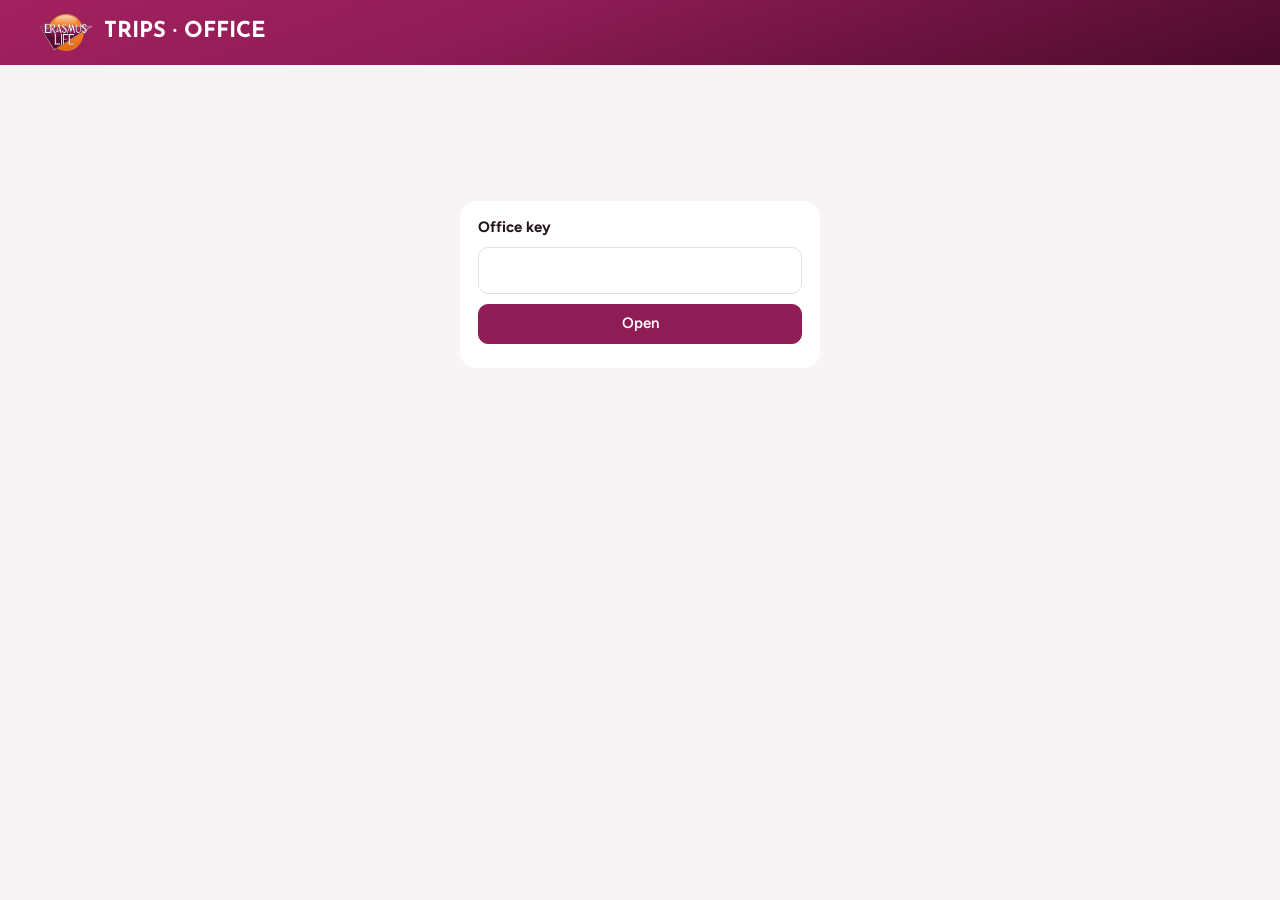
<file: office.html>
<!DOCTYPE html>
<html lang="en">
<head>
<meta charset="utf-8">
<meta name="viewport" content="width=device-width, initial-scale=1">
<meta name="robots" content="noindex">
<title>Erasmus Life · Trips office</title>
<link rel="preconnect" href="https://fonts.googleapis.com">
<link href="https://fonts.googleapis.com/css2?family=Josefin+Sans:wght@600;700&family=Figtree:wght@400;500;600;700&display=swap" rel="stylesheet">
<style>
  :root { --plum:#8E1C55; --deep:#4A0A2A; --ink:#22121B; --muted:#6E5B66; --paper:#F8F4F6; --line:#E8DDE3; --green:#0F5E41; --red:#7A1A1A; --display:'Josefin Sans',system-ui,sans-serif; }
  * { box-sizing: border-box; }
  body { margin: 0; background: var(--paper); color: var(--ink); font: 400 15px/1.45 'Figtree', system-ui, sans-serif; }
  button, input, select { font: inherit; color: inherit; }
  :focus-visible { outline: 3px solid #F07D1E; outline-offset: 2px; }
  header { background: linear-gradient(160deg, #A3215F 0%, var(--plum) 40%, var(--deep) 100%); color: #fff; }
  .wrap { max-width: 1240px; margin: 0 auto; padding: 14px 20px; }
  .hrow { display: flex; flex-wrap: wrap; align-items: center; gap: 12px 24px; }
  .hrow img { width: 52px; }
  h1 { font: 700 22px/1.1 var(--display); text-transform: uppercase; margin: 0; }
  .trips { display: flex; flex-wrap: wrap; gap: 6px; }
  .trips button { border: 0; background: rgba(255,255,255,.15); color: #fff; border-radius: 999px; padding: 8px 14px; font-weight: 600; cursor: pointer; }
  .trips button[aria-pressed="true"] { background: #fff; color: var(--deep); }
  .grid { display: grid; grid-template-columns: repeat(auto-fit, minmax(240px, 1fr)); gap: 12px; }
  .card { background: #fff; border-radius: 16px; padding: 16px 18px; }
  h2 { font: 700 19px/1.2 var(--display); margin: 22px 0 10px; }
  .big { font: 700 30px/1.1 var(--display); }
  .muted { color: var(--muted); font-size: 13.5px; }
  .row { display: flex; justify-content: space-between; gap: 10px; }
  table { width: 100%; border-collapse: collapse; font-size: 14px; }
  th { text-align: left; color: var(--muted); font-size: 12.5px; font-weight: 600; padding: 6px 8px; border-bottom: 1px solid var(--line); white-space: nowrap; }
  td { padding: 8px; border-bottom: 1px solid #F1EAEE; vertical-align: top; }
  td.n, th.n { text-align: right; white-space: nowrap; }
  tr.cx td { color: #A0909A; text-decoration: line-through; }
  .scroll { overflow-x: auto; }
  .tools { display: flex; flex-wrap: wrap; gap: 8px; align-items: center; margin-bottom: 10px; }
  select, .btn { border: 1.5px solid var(--line); background: #fff; border-radius: 10px; padding: 8px 12px; cursor: pointer; }
  .btn.main { background: var(--plum); color: #fff; border-color: var(--plum); font-weight: 600; }
  .login { max-width: 360px; margin: 12vh auto; }
  input { width: 100%; padding: 12px; border: 1.5px solid var(--line); border-radius: 10px; }
  .err { color: #B42318; margin-top: 8px; }
</style>
</head>
<body>
<header><div class="wrap hrow">
  <div class="hrow" style="gap:12px"><img src="logo.png" alt="Erasmus Life"><h1>Trips · Office</h1></div>
  <div class="trips" id="trips" role="group" aria-label="Trip"></div>
</div></header>
<div class="wrap" id="main"><p class="muted">Loading…</p></div>

<div class="login card" id="login" hidden>
  <label for="key"><b>Office key</b></label>
  <input id="key" type="password" style="margin-top:8px">
  <button class="btn main" id="go" style="margin-top:10px;width:100%">Open</button>
  <div class="err" id="lerr"></div>
</div>

<script src="config.js?v=5"></script>
<script src="app-core.js?v=3"></script>
<script>
const $ = id => document.getElementById(id);
let KEY = decodeURIComponent(location.hash.slice(1)), TRIPS = [], TRIP = null, D = null, F = { bus: '', type: '' };
const m = v => Core.money(v, D && D.trip, 'EUR');

async function boot() {
  try {
    const r = await api('o_trips', { key: KEY });
    if (!r.ok) throw new Error(r.error);
    TRIPS = r.trips; $('login').hidden = true;
    const first = TRIPS.find(t => t.active) || TRIPS[0];
    renderTrips(); if (first) load(first.id);
  } catch (e) { $('main').innerHTML = ''; $('login').hidden = false; $('lerr').textContent = KEY ? 'Wrong key or server error.' : ''; }
}
function renderTrips() {
  $('trips').innerHTML = TRIPS.map(t => `<button data-trip="${esc(t.id)}" aria-pressed="${TRIP === t.id}">${esc(t.name)}${t.dates ? ' · ' + esc(t.dates) : ''}${t.active ? '' : ' (closed)'}</button>`).join('');
}
async function load(id) {
  TRIP = id; renderTrips(); $('main').innerHTML = '<p class="muted">Loading…</p>';
  try { const r = await api('o_data', { key: KEY, trip: id }); if (!r.ok) throw new Error(r.error); D = r; render(); }
  catch (e) { $('main').innerHTML = '<div class="card">Could not load this trip: ' + esc(e.message) + '</div>'; }
}
function render() {
  const t = D.trip, all = D.entries;
  let h = '<h2>Cash by bus</h2><div class="grid">';
  t.buses.forEach(b => {
    const c = Core.cash(all.filter(e => String(e.bus) === b.bus));
    const cur = Object.keys(c.byCur).filter(k => k !== 'EUR' && Math.abs(c.byCur[k]) > 0.001);
    h += `<div class="card"><div class="row"><b>Bus ${esc(b.bus)}${b.colour ? ' · ' + esc(b.colour) : ''}</b><span class="muted">${esc(b.guide)}</span></div>
      <div class="big" style="margin-top:6px">${m(c.balance)}</div><div class="muted">should be in the guide's pocket${cur.length ? ' (incl. ' + cur.map(k => c.byCur[k].toLocaleString('en-GB') + ' ' + esc(k)).join(', ') + ')' : ''}</div>
      <div class="row" style="margin-top:10px"><span>Extras sold</span><b style="color:var(--green)">+${m(c.sales)}</b></div>
      <div class="row"><span>Other money in</span><b style="color:var(--green)">+${m(c.in)}</b></div>
      <div class="row"><span>Money out</span><b style="color:var(--red)">−${m(c.out)}</b></div></div>`;
  });
  const ct = Core.cash(all);
  h += `<div class="card"><b>Whole trip</b><div class="big" style="margin-top:6px">${m(ct.balance)}</div><div class="muted">${D.travellers.length} travellers · ${all.filter(e => e.type === 'SALE' && e.status !== 'CANCELLED').length} extras sold</div>
    <div class="row" style="margin-top:10px"><span>Money in</span><b style="color:var(--green)">+${m(ct.sales + ct.in)}</b></div><div class="row"><span>Money out</span><b style="color:var(--red)">−${m(ct.out)}</b></div></div></div>`;

  const buses = t.buses.map(b => b.bus);
  const table = (title, rows) => `<div class="card"><b>${esc(title)}</b><table style="margin-top:6px"><thead><tr><th></th>${buses.map(b => `<th class="n">Bus ${esc(b)}</th>`).join('')}<th class="n">Total</th></tr></thead><tbody>` +
    rows.map(r => `<tr><td>${esc(r.label)}</td>${buses.map(b => `<td class="n">${r.per[b] || 0}</td>`).join('')}<td class="n"><b>${r.total}</b></td></tr>`).join('') + '</tbody></table></div>';
  const ex = Core.extraTotals(t, all, '');
  h += '<h2>Extras sold · all days</h2><div class="grid">' + (ex.length ? ex.map(x => table(x.name + ' · ' + x.total, x.rows)).join('') : '<div class="card muted">No extras set for this trip.</div>') + '</div>';
  if (t.optionCols.length) h += '<h2>Booked options</h2><div class="grid">' + table('Options', Core.optionTotals(t, D.travellers)) + '</div>';

  const list = all.filter(e => (!F.bus || String(e.bus) === F.bus) && (!F.type || (F.type === 'DEP' ? Core.isDeposit(e) : e.type === F.type))).sort((a, b) => String(b.created).localeCompare(String(a.created)));
  h += `<h2>All entries</h2><div class="tools">
    <select id="fbus" aria-label="Bus"><option value="">All buses</option>${buses.map(b => `<option value="${esc(b)}" ${F.bus === b ? 'selected' : ''}>Bus ${esc(b)}</option>`).join('')}</select>
    <select id="ftype" aria-label="Type"><option value="">All types</option>${[['SALE', 'Extras'], ['IN', 'Money in'], ['OUT', 'Money out'], ['DEP', 'Deposits']].map(([v, l]) => `<option value="${v}" ${F.type === v ? 'selected' : ''}>${l}</option>`).join('')}</select>
    <button class="btn" id="csv">Download CSV</button><button class="btn" id="reload">Refresh</button></div>
    <div class="card scroll"><table><thead><tr><th>When</th><th>Bus</th><th>Guide</th><th>Type</th><th>Traveller / description</th><th>Extra</th><th class="n">Amount</th><th class="n">€</th><th>Status</th></tr></thead><tbody>` +
    (list.length ? list.map(e => `<tr class="${e.status === 'CANCELLED' ? 'cx' : ''}"><td>${esc(String(e.created).replace('T', ' ').slice(0, 16))}</td><td>${esc(e.bus)}</td><td>${esc(e.guide)}</td><td>${esc(Core.typeLabel(e))}</td>
      <td>${esc(e.type === 'SALE' || /^DEP_(IN|RET)$/.test(e.type) ? e.traveller : (e.traveller ? e.traveller + ' · ' : '') + e.description + (e.party && e.party !== e.description ? ' – ' + e.party : ''))}</td><td>${esc(e.extra ? e.extra + (e.choice ? ' · ' + e.choice : '') + (e.day ? ' · ' + Core.dayLabel(e.day) : '') : '')}</td>
      <td class="n">${Core.effect(e) < 0 ? '−' : Core.effect(e) ? '+' : ''}${esc(Math.abs(e.amount))} ${esc(e.currency === 'EUR' ? '€' : e.currency)}</td><td class="n">${Core.effect(e) < 0 ? '−' : Core.effect(e) ? '+' : ''}${m(Math.abs(e.eur))}</td><td>${e.status === 'CANCELLED' ? 'Cancelled ' + esc(e.cancelled) : 'OK'}</td></tr>`).join('')
      : '<tr><td colspan="9" class="muted">No entries yet.</td></tr>') + '</tbody></table></div>';
  $('main').innerHTML = h;
  $('fbus').onchange = ev => { F.bus = ev.target.value; render(); };
  $('ftype').onchange = ev => { F.type = ev.target.value; render(); };
  $('reload').onclick = () => load(TRIP);
  $('csv').onclick = () => csv(list);
}
function csv(list) {
  const cols = ['created', 'bus', 'guide', 'type', 'traveller', 'extra', 'choice', 'day', 'description', 'party', 'amount', 'currency', 'eur', 'status'];
  const q = v => '"' + String(v == null ? '' : v).replace(/"/g, '""') + '"';
  const txt = cols.join(';') + '\n' + list.map(e => cols.map(c => q(e[c])).join(';')).join('\n');
  const a = document.createElement('a');
  a.href = URL.createObjectURL(new Blob(['﻿' + txt], { type: 'text/csv' }));
  a.download = (D.trip.name + '-cash.csv').replace(/\s+/g, '_'); a.click();
}
document.addEventListener('click', e => { const b = e.target.closest('[data-trip]'); if (b) load(b.dataset.trip); });
$('go').onclick = () => { KEY = $('key').value.trim(); location.hash = KEY; boot(); };
boot();
</script>
</body>
</html>
</file>
<file: style.css>
:root { --c:#0b6e4f; --bg:#f6f7f8; --b:#d9dde1; --err:#b42318; }
* { box-sizing: border-box; }
body { margin:0; font-family:-apple-system,Segoe UI,Roboto,Arial,sans-serif; background:var(--bg); color:#111; }
.wrap { max-width:640px; margin:0 auto; padding:18px 14px 60px; }
.wide { max-width:1100px; }
h1 { font-size:20px; margin:4px 0 2px; }
.sub { color:#555; font-size:14px; margin-bottom:16px; }
.card { background:#fff; border:1px solid var(--b); border-radius:12px; padding:16px; margin-bottom:14px; }
label { display:block; font-weight:600; font-size:14px; margin:12px 0 6px; }
input[type=text],input[type=date],input[type=tel],input[type=password],select { width:100%; padding:12px; font-size:16px; border:1px solid var(--b); border-radius:8px; background:#fff; }
button { background:var(--c); color:#fff; border:0; border-radius:8px; padding:12px 16px; font-size:16px; font-weight:600; cursor:pointer; }
button.sec { background:#fff; color:#333; border:1px solid var(--b); }
button:disabled { opacity:.5; }
.res { border:1px solid var(--b); border-radius:8px; margin-top:8px; overflow:hidden; }
.res div { padding:12px; border-bottom:1px solid var(--b); cursor:pointer; background:#fff; }
.res div:last-child { border-bottom:0; }
.res div.done { color:#888; cursor:default; }
.err { color:var(--err); font-size:14px; margin-top:8px; min-height:18px; }
.text { max-height:46vh; overflow:auto; border:1px solid var(--b); border-radius:8px; padding:12px; font-size:14px; line-height:1.45; background:#fcfcfc; }
.text h3 { font-size:15px; margin:0 0 10px; }
.lang { display:flex; gap:8px; margin-bottom:10px; }
.lang button { padding:8px 12px; font-size:14px; }
.badge { display:inline-block; padding:4px 10px; border-radius:20px; font-size:13px; font-weight:700; }
.con { background:#e3f4ec; color:#0b6e4f; } .sin { background:#fdecea; color:#b42318; }
canvas { width:100%; height:180px; border:1px dashed #888; border-radius:8px; background:#fff; touch-action:none; }
.row { display:flex; gap:10px; align-items:center; justify-content:space-between; }
.chk { display:flex; gap:10px; align-items:flex-start; font-weight:400; }
.chk input { width:22px; height:22px; margin-top:2px; flex:none; }
.hidden { display:none; }
table { width:100%; border-collapse:collapse; font-size:13px; background:#fff; }
th,td { padding:7px 8px; border-bottom:1px solid var(--b); text-align:left; }
th { position:sticky; top:0; background:#eef0f2; }
.s-ok { color:#0b6e4f; font-weight:700; } .s-no { color:#b42318; font-weight:700; } .s-warn { color:#b54708; font-weight:700; }
.stats { display:flex; gap:10px; flex-wrap:wrap; margin-bottom:12px; }
.stat { background:#fff; border:1px solid var(--b); border-radius:10px; padding:10px 14px; font-size:14px; }
.stat b { font-size:20px; display:block; }
</file>
